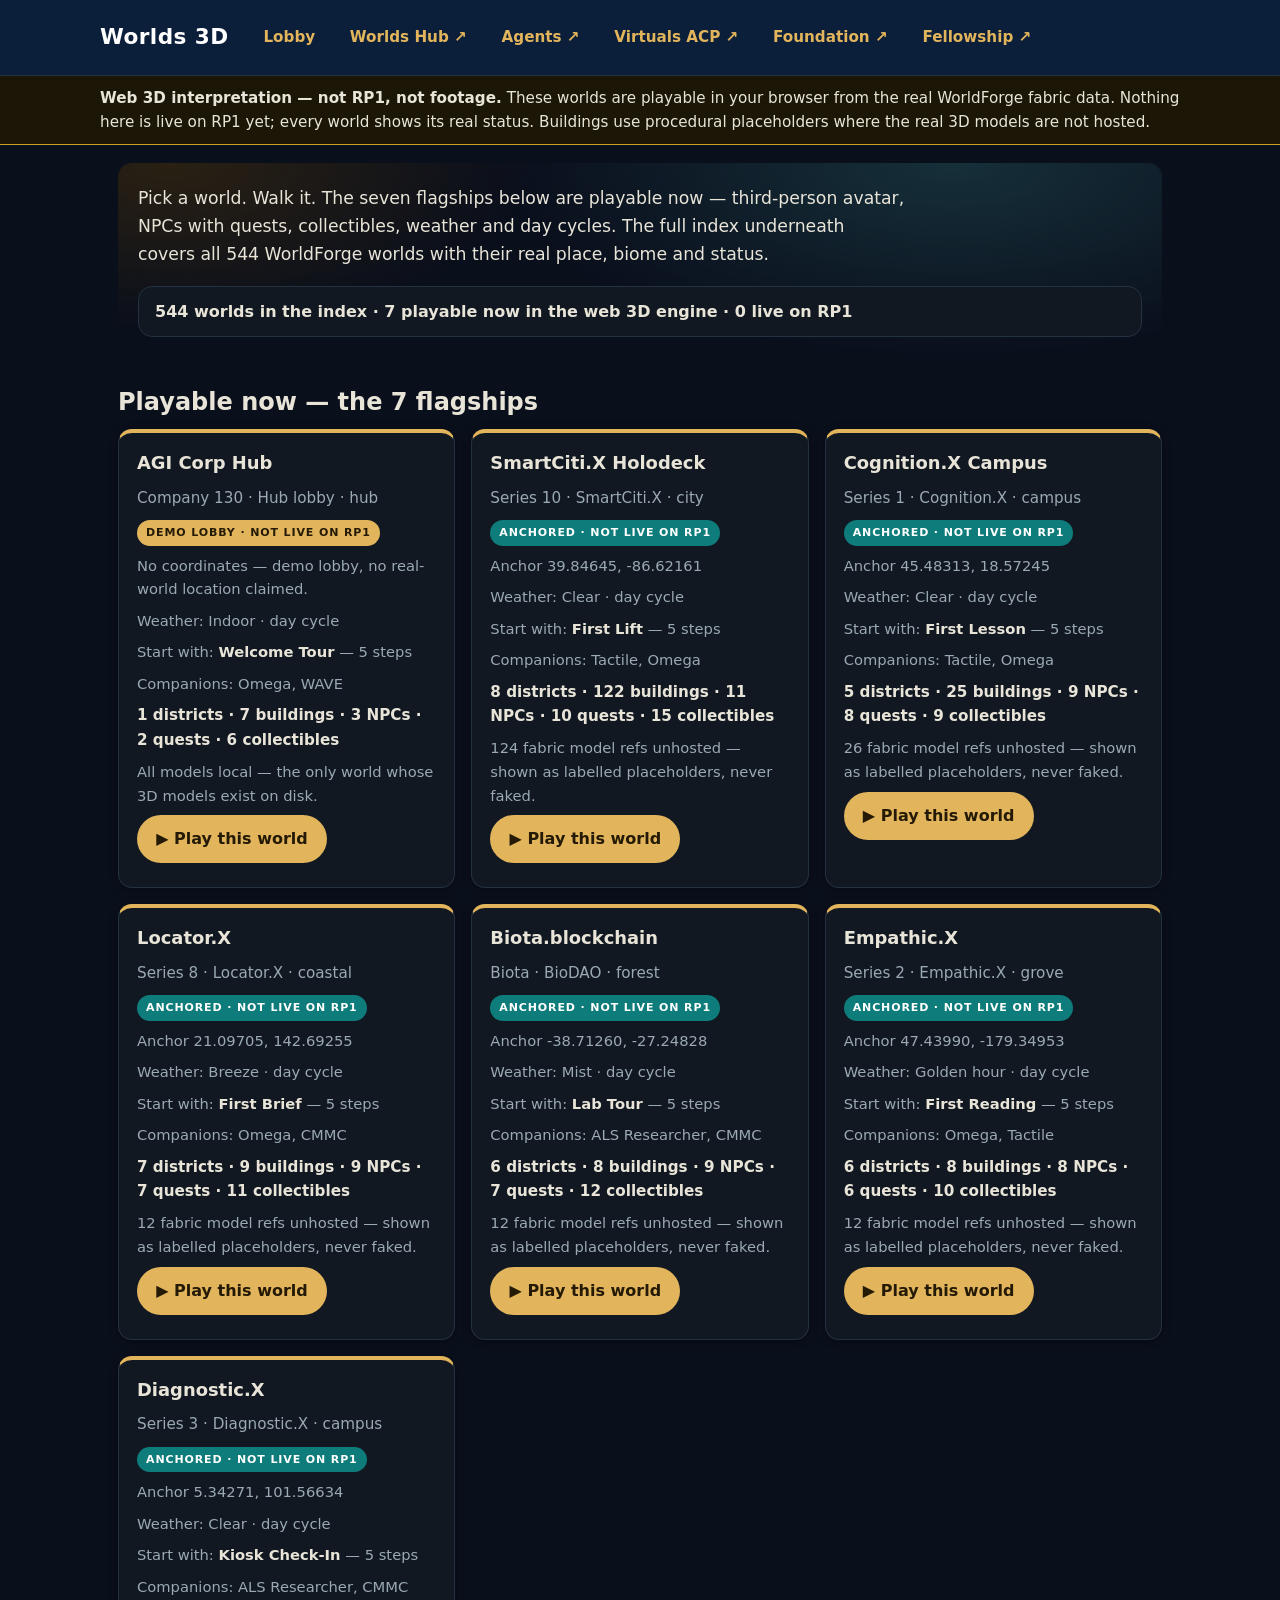
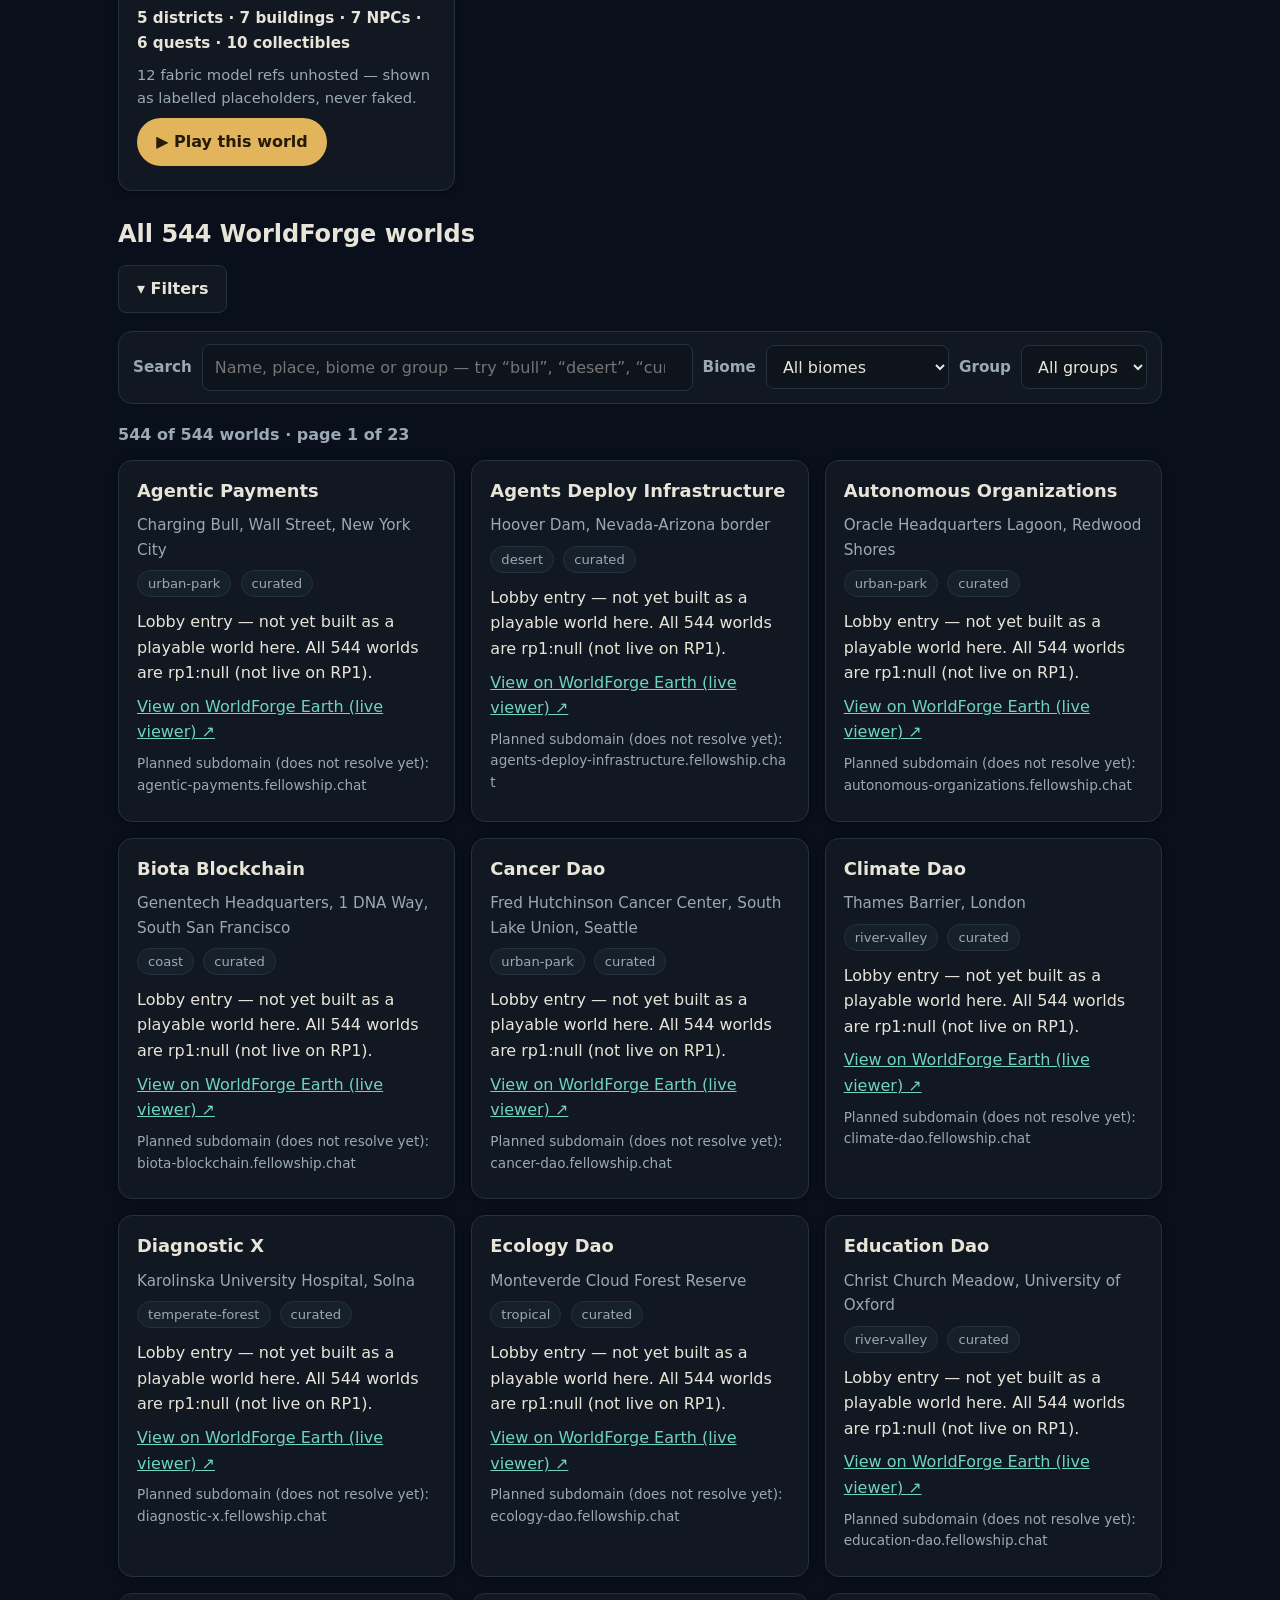
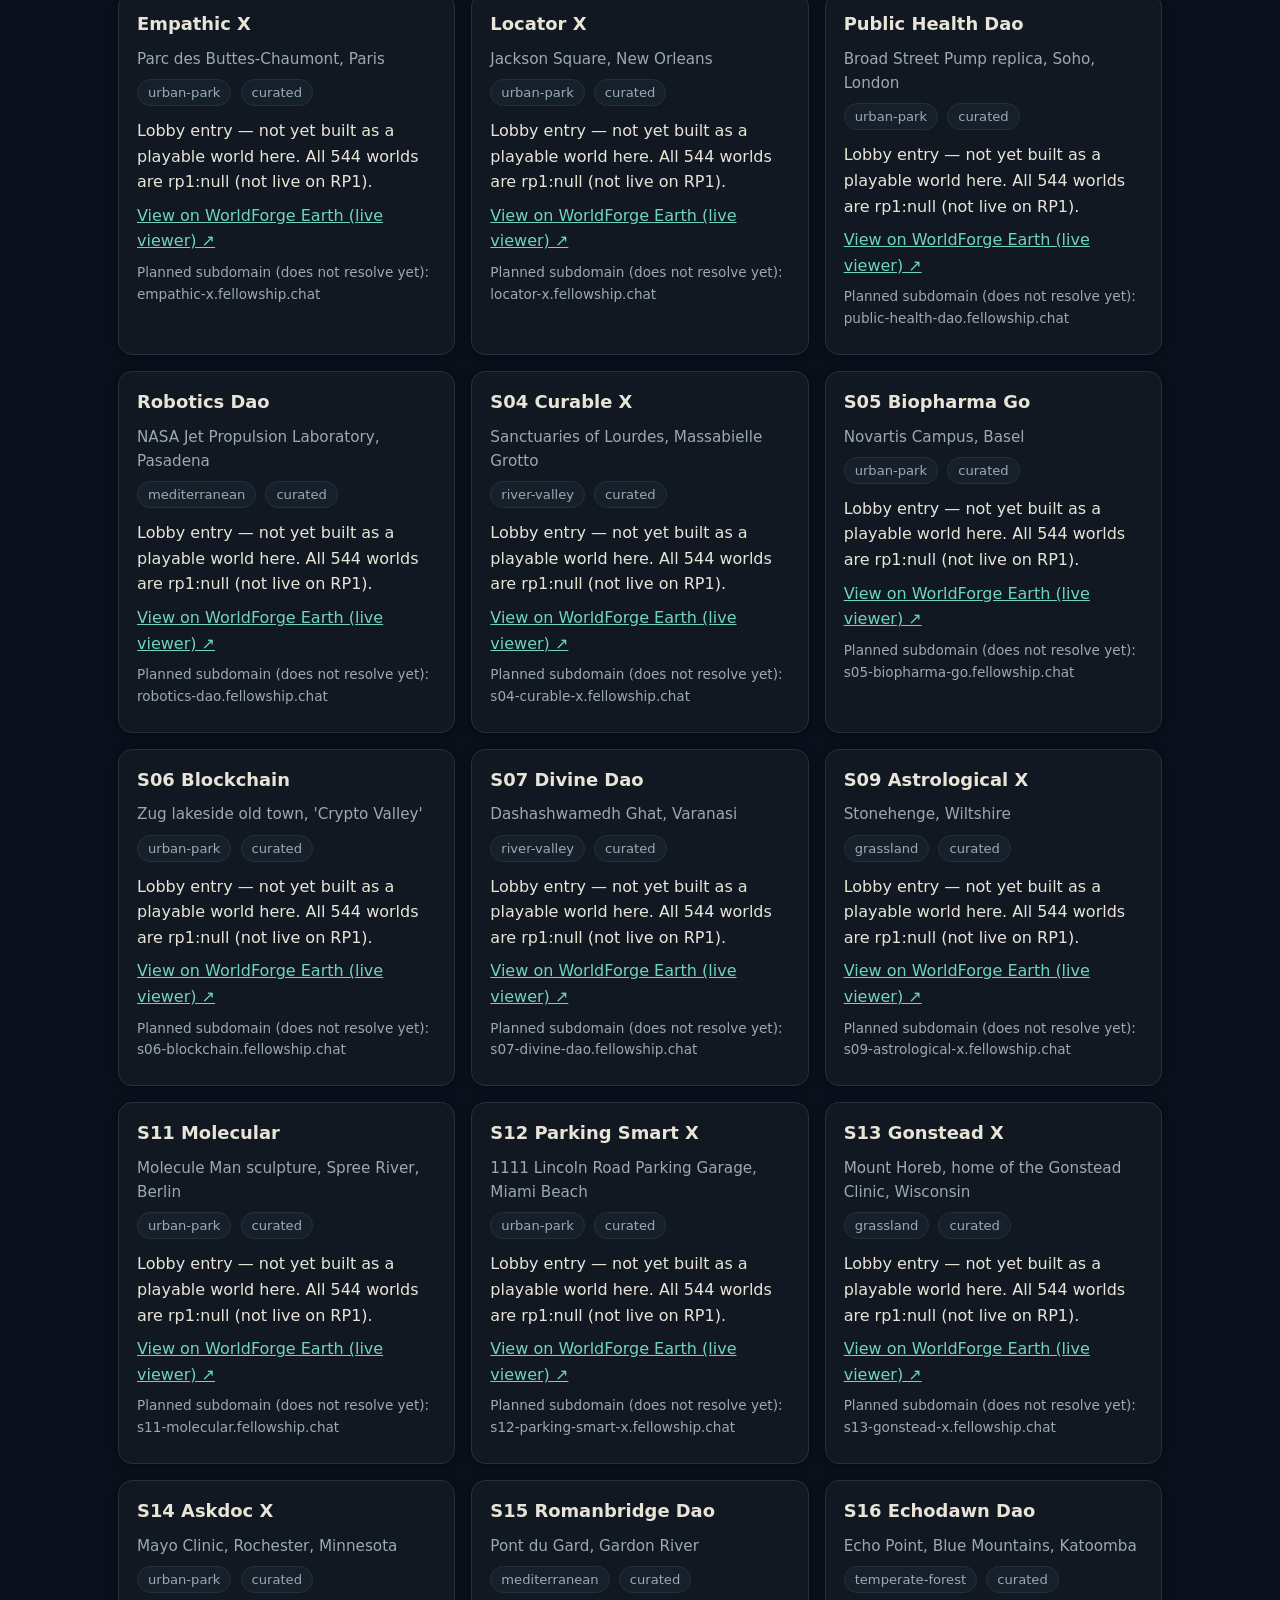
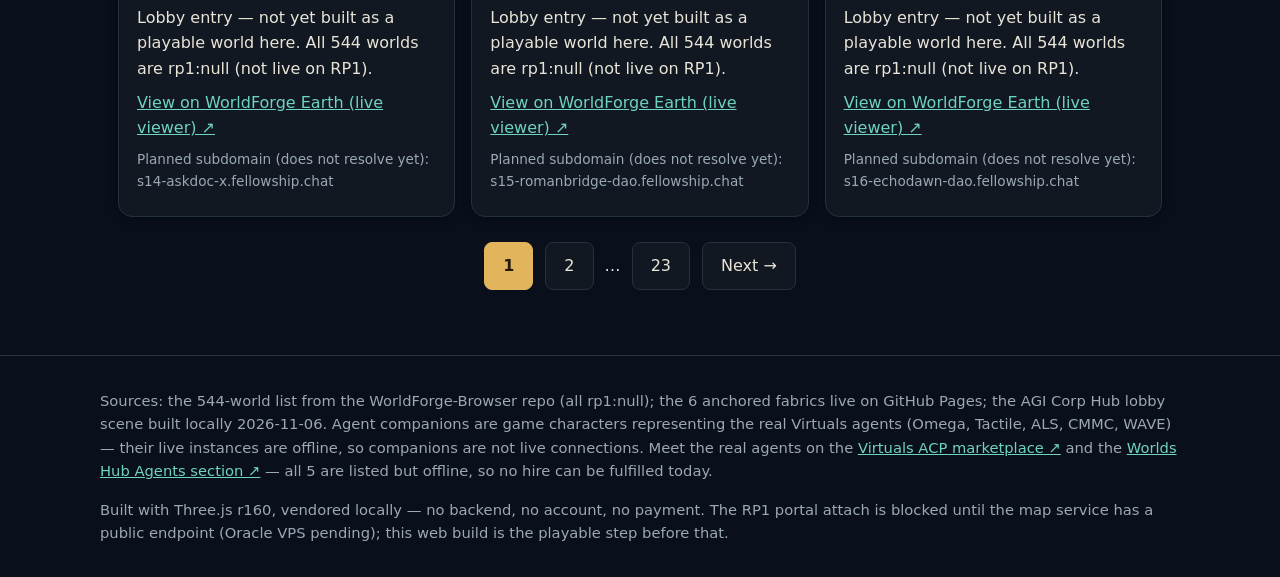
<file: index.html>
<!DOCTYPE html>
<html lang="en">
<head>
<meta charset="utf-8">
<meta name="viewport" content="width=device-width, initial-scale=1, viewport-fit=cover">
<title>Worlds 3D — Playable WorldForge Worlds</title>
<meta name="description" content="A web 3D lobby over the 544 WorldForge worlds: 7 playable flagships built from the real anchored fabrics, the rest indexed with their real status. Not RP1, not footage.">
<link rel="stylesheet" href="site.css">
<script src="data.js"></script>
<script src="lobby.js" defer></script>
</head>
<body>
<header class="site-header">
  <div class="wrap">
    <h1><a href="index.html">Worlds 3D</a></h1>
    <nav>
      <a href="index.html">Lobby</a>
      <a href="https://fellowship-chat.pages.dev/" target="_blank" rel="noopener">Worlds Hub ↗</a>
      <a href="https://fellowship-chat.pages.dev/#agents" target="_blank" rel="noopener">Agents ↗</a>
      <a href="https://app.virtuals.io/acp" target="_blank" rel="noopener">Virtuals ACP ↗</a>
      <a href="https://agifuturefoundation.github.io/agifuturefoundation.org/" target="_blank" rel="noopener">Foundation ↗</a>
      <a href="https://www.agifellowship.church/" target="_blank" rel="noopener">Fellowship ↗</a>
    </nav>
  </div>
</header>
<div class="honesty"><div class="wrap"><strong>Web 3D interpretation — not RP1, not footage.</strong> These worlds are playable in your browser from the real WorldForge fabric data. Nothing here is live on RP1 yet; every world shows its real status. Buildings use procedural placeholders where the real 3D models are not hosted.</div></div>
<main class="wrap">
  <div class="hero">
    <p class="lede">Pick a world. Walk it. The seven flagships below are playable now — third-person avatar, NPCs with quests, collectibles, weather and day cycles. The full index underneath covers all 544 WorldForge worlds with their real place, biome and status.</p>
    <p class="stats" id="stats">Loading worlds…</p>
  </div>
  <p class="error" id="data-error" hidden><strong>World data failed to load.</strong> The lobby needs <code>data.js</code> next to this page. If you opened this file directly, make sure <code>data.js</code>, <code>lobby.js</code> and <code>site.css</code> are in the same folder.</p>

  <h2>Playable now — the 7 flagships</h2>
  <div class="grid" id="flagships"></div>

  <h2 id="all-worlds">All 544 WorldForge worlds</h2>
  <p><button id="filters-toggle" type="button" aria-expanded="true" aria-controls="filters">▾ Filters</button></p>
  <div class="controls" id="filters">
    <label for="search">Search</label>
    <input type="search" id="search" placeholder="Name, place, biome or group — try “bull”, “desert”, “curated”…”">
    <label for="biome">Biome</label>
    <select id="biome"><option value="">All biomes</option></select>
    <label for="group">Group</label>
    <select id="group"><option value="">All groups</option></select>
    <button id="clear-filters-top" type="button" hidden>Clear filters</button>
  </div>
  <p id="list-count" aria-live="polite"></p>
  <div class="grid" id="world-grid"></div>
  <div id="pagination"></div>
</main>
<footer class="site-footer">
  <div class="wrap">
    <p>Sources: the 544-world list from the WorldForge-Browser repo (all rp1:null); the 6 anchored fabrics live on GitHub Pages; the AGI Corp Hub lobby scene built locally 2026-11-06. Agent companions are game characters representing the real Virtuals agents (Omega, Tactile, ALS, CMMC, WAVE) — their live instances are offline, so companions are not live connections. Meet the real agents on the <a href="https://app.virtuals.io/acp" target="_blank" rel="noopener">Virtuals ACP marketplace ↗</a> and the <a href="https://fellowship-chat.pages.dev/#agents" target="_blank" rel="noopener">Worlds Hub Agents section ↗</a> — all 5 are listed but offline, so no hire can be fulfilled today.</p>
    <p>Built with Three.js r160, vendored locally — no backend, no account, no payment. The RP1 portal attach is blocked until the map service has a public endpoint (Oracle VPS pending); this web build is the playable step before that.</p>
  </div>
</footer>
</body>
</html>
</file>
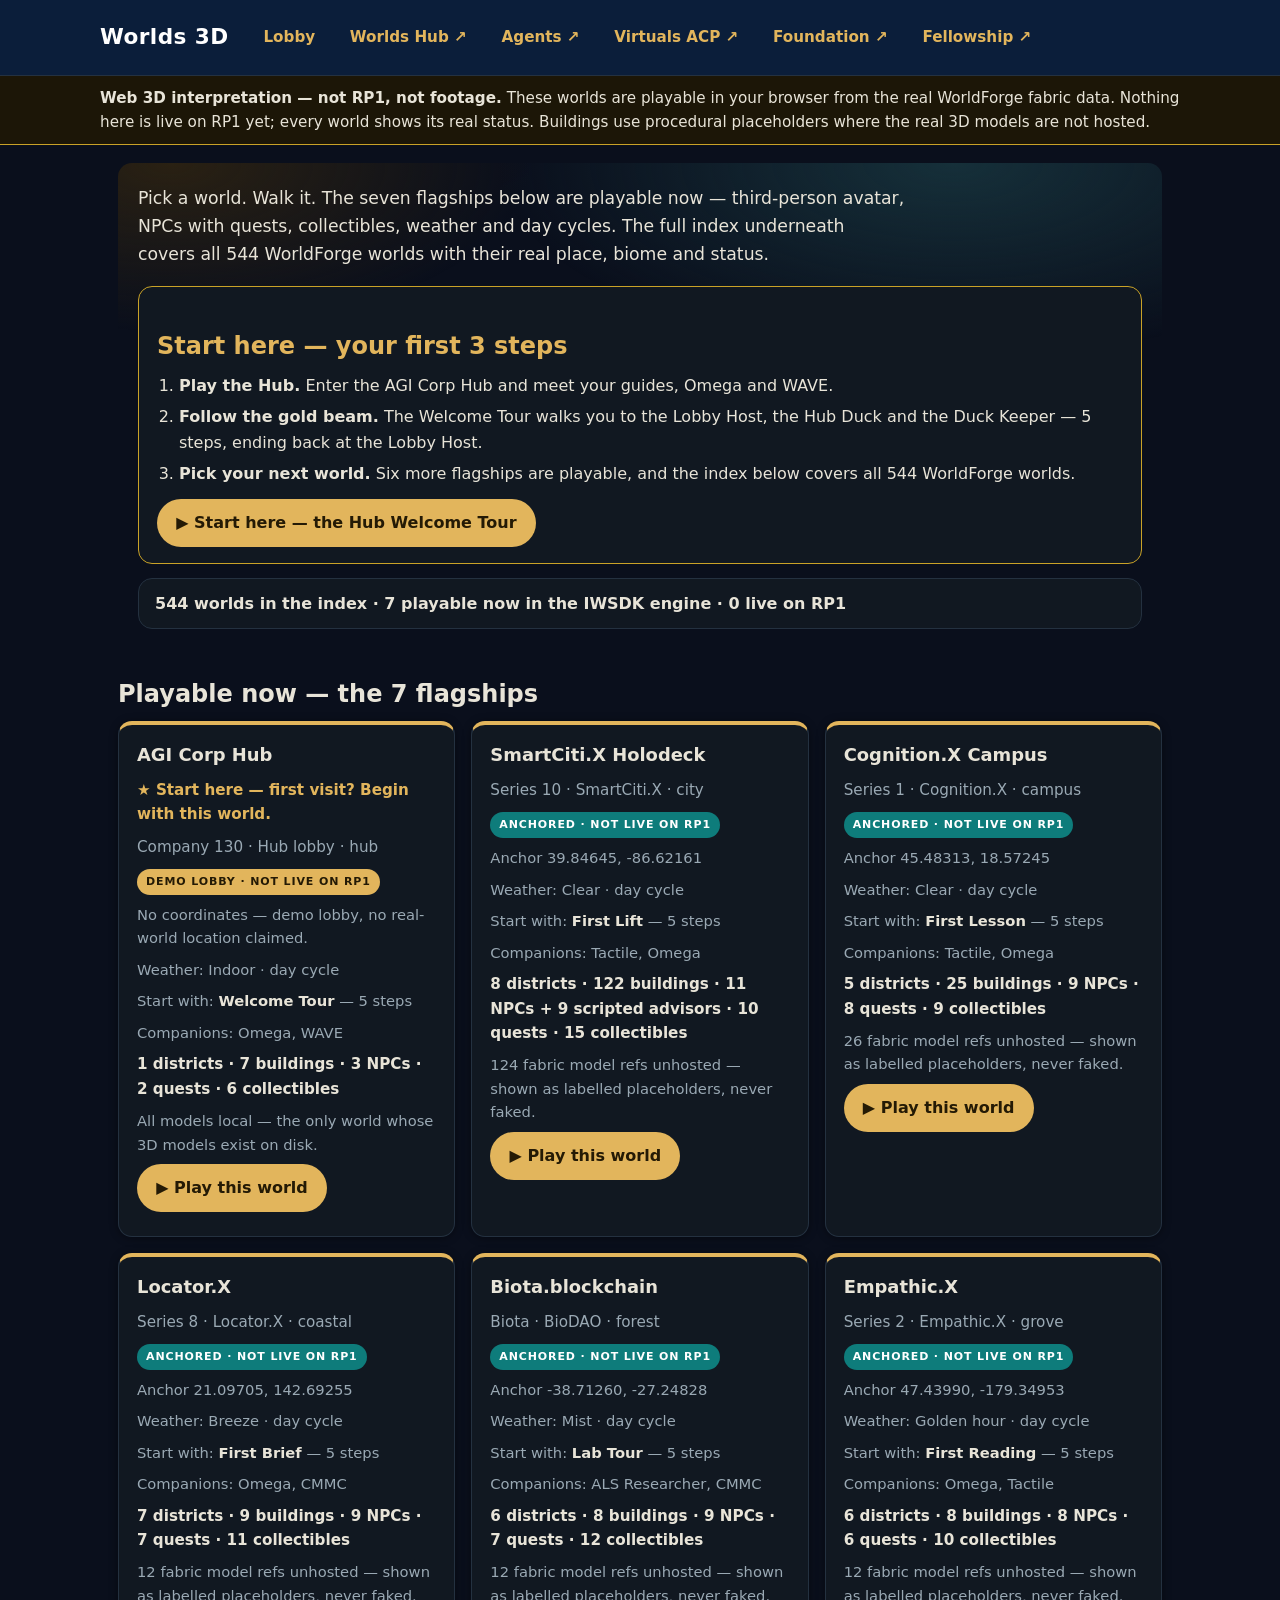
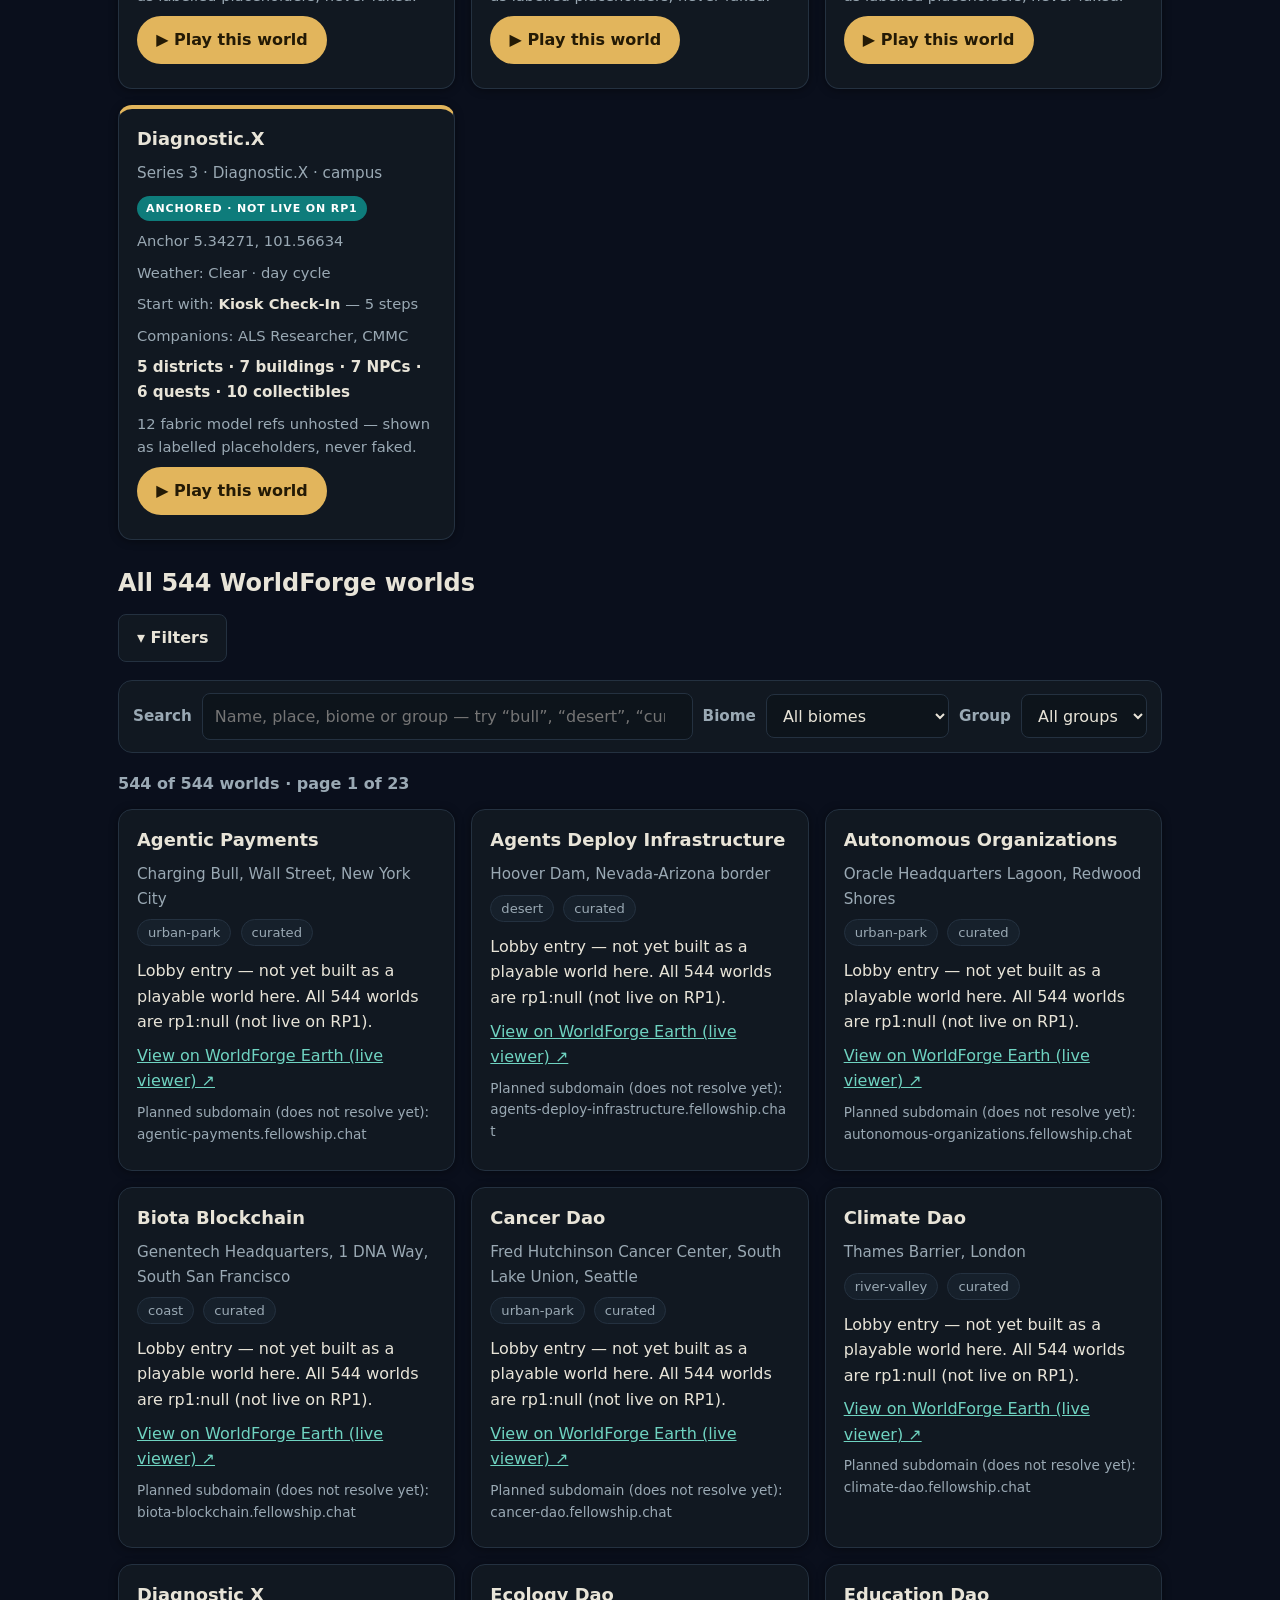
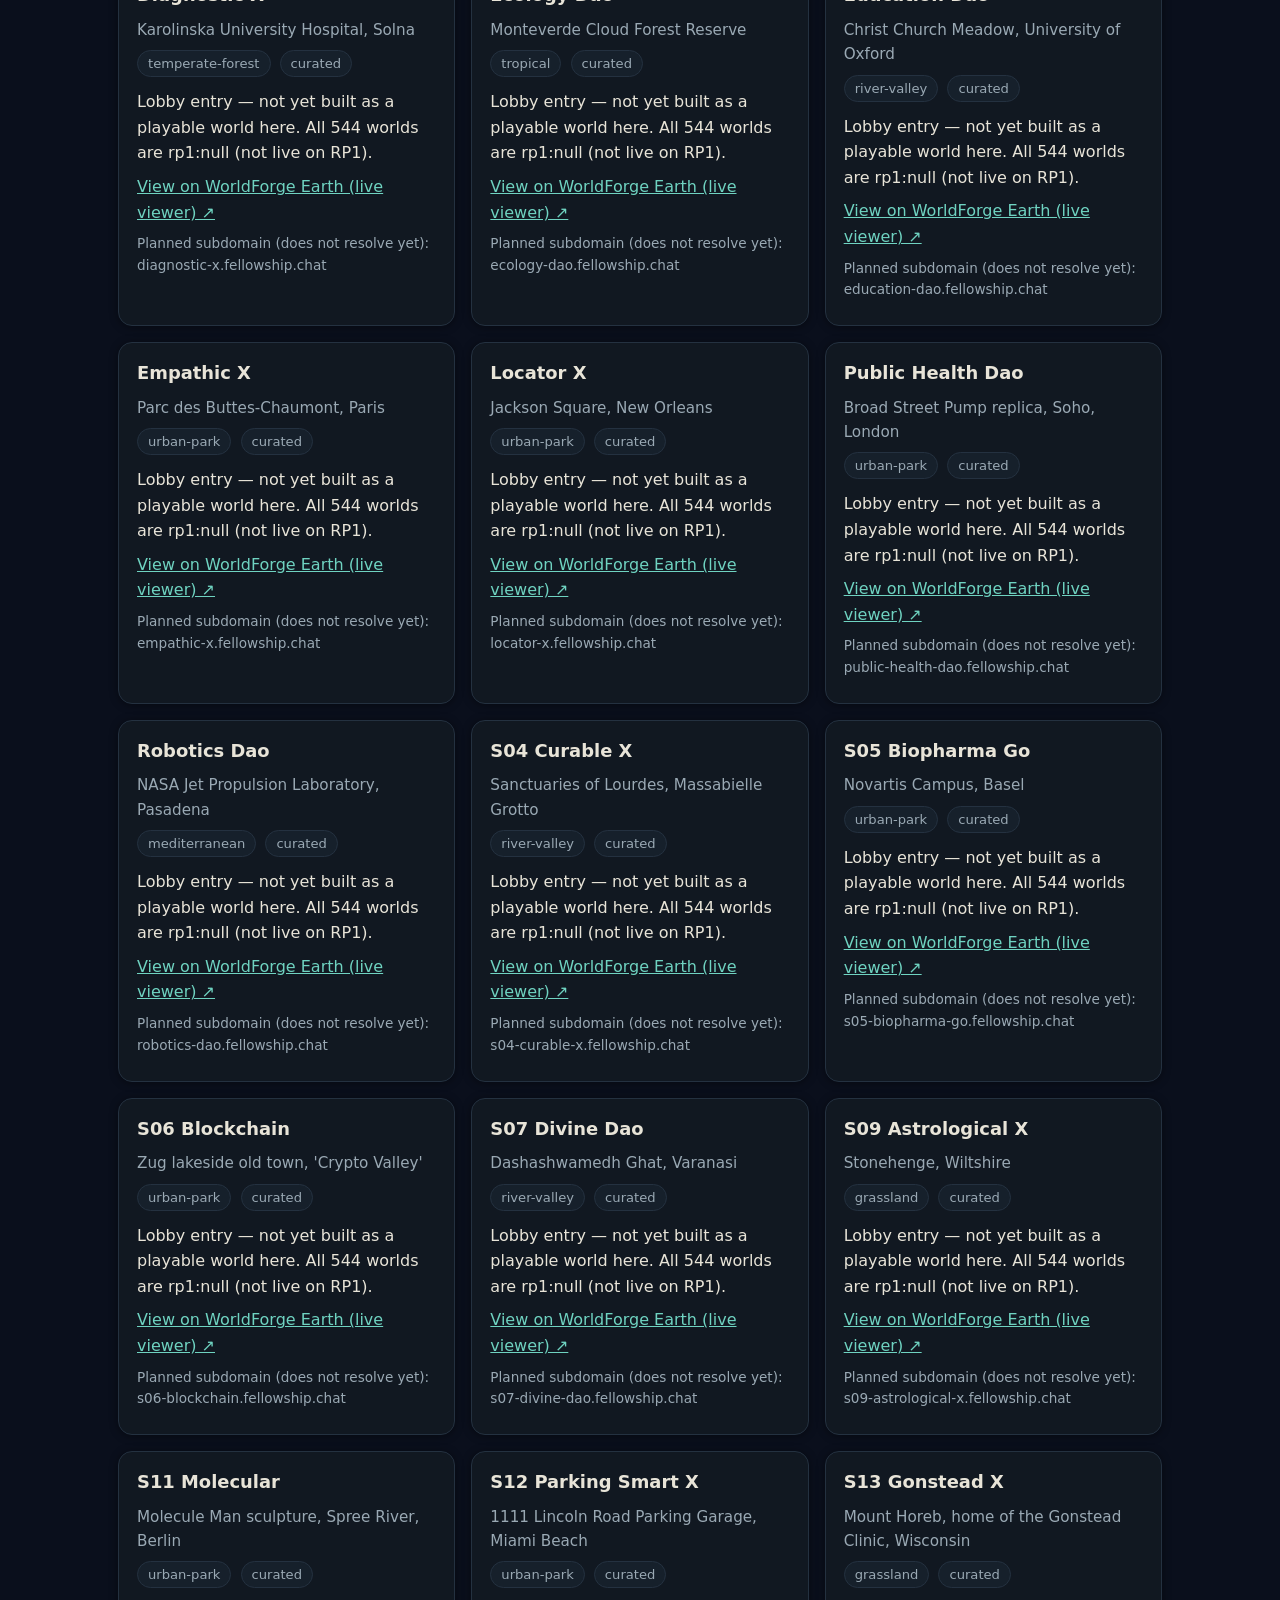
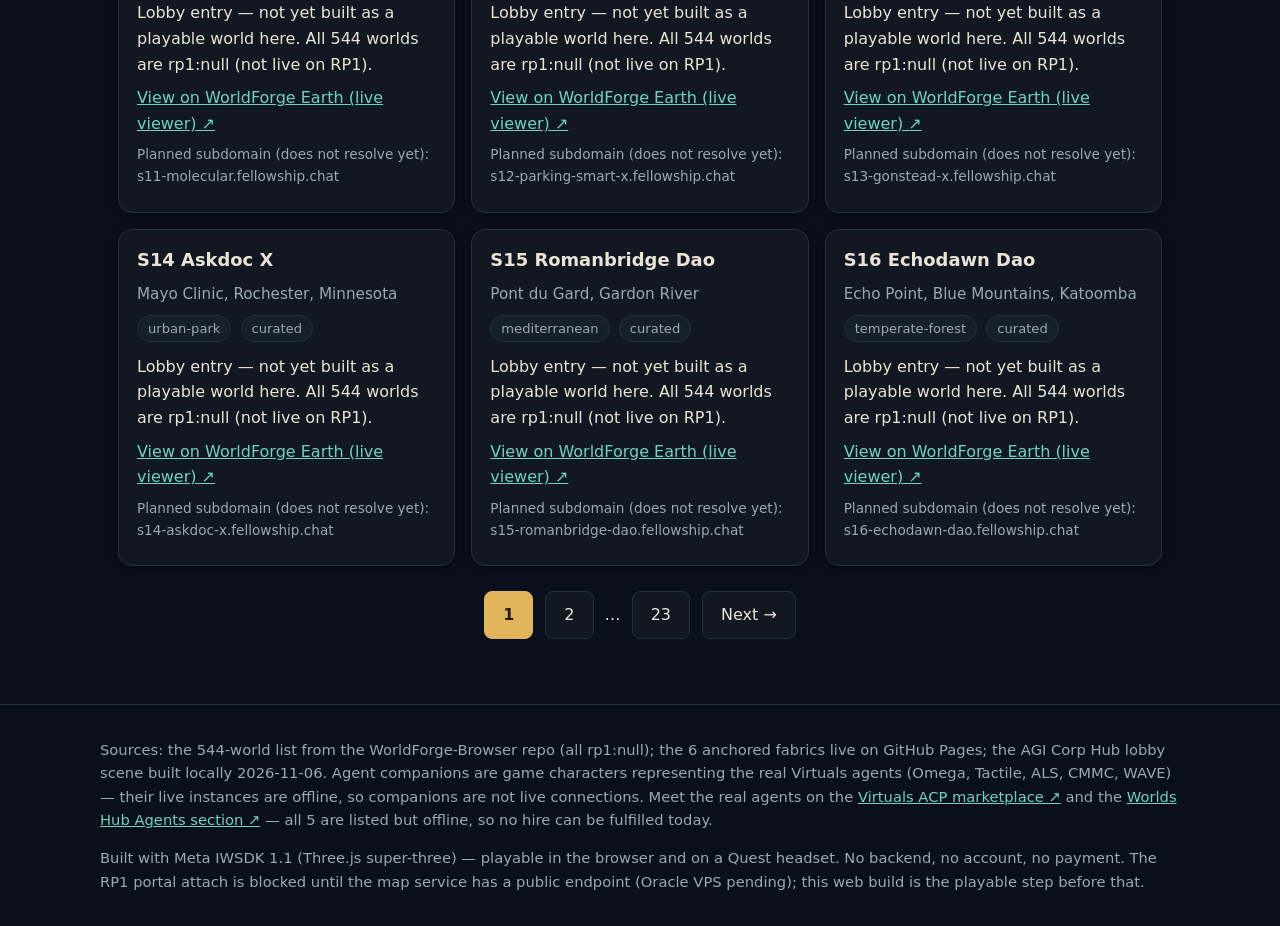
<file: iwsdk/index.html>
<!DOCTYPE html>
<html lang="en">
<head>
<meta charset="utf-8">
<meta name="viewport" content="width=device-width, initial-scale=1, viewport-fit=cover">
<title>Worlds 3D — Playable WorldForge Worlds</title>
<meta name="description" content="A web 3D lobby over the 544 WorldForge worlds: 7 playable flagships built from the real anchored fabrics, the rest indexed with their real status. Not RP1, not footage.">
<link rel="stylesheet" href="./site.css">
  <script type="module" crossorigin src="./assets/main-DHiyLJLK.js"></script>
  <link rel="modulepreload" crossorigin href="./assets/worlds-data-Db0jJthb.js">
</head>
<body>
<header class="site-header">
  <div class="wrap">
    <h1><a href="index.html">Worlds 3D</a></h1>
    <nav>
      <a href="index.html">Lobby</a>
      <a href="https://fellowship-chat.pages.dev/" target="_blank" rel="noopener">Worlds Hub ↗</a>
      <a href="https://fellowship-chat.pages.dev/#agents" target="_blank" rel="noopener">Agents ↗</a>
      <a href="https://app.virtuals.io/acp" target="_blank" rel="noopener">Virtuals ACP ↗</a>
      <a href="https://agifuturefoundation.github.io/agifuturefoundation.org/" target="_blank" rel="noopener">Foundation ↗</a>
      <a href="https://www.agifellowship.church/" target="_blank" rel="noopener">Fellowship ↗</a>
    </nav>
  </div>
</header>
<div class="honesty"><div class="wrap"><strong>Web 3D interpretation — not RP1, not footage.</strong> These worlds are playable in your browser from the real WorldForge fabric data. Nothing here is live on RP1 yet; every world shows its real status. Buildings use procedural placeholders where the real 3D models are not hosted.</div></div>
<main class="wrap">
  <div class="hero">
    <p class="lede">Pick a world. Walk it. The seven flagships below are playable now — third-person avatar, NPCs with quests, collectibles, weather and day cycles. The full index underneath covers all 544 WorldForge worlds with their real place, biome and status.</p>
    <div class="start-here">
      <h2>Start here — your first 3 steps</h2>
      <ol>
        <li><strong>Play the Hub.</strong> Enter the AGI Corp Hub and meet your guides, Omega and WAVE.</li>
        <li><strong>Follow the gold beam.</strong> The Welcome Tour walks you to the Lobby Host, the Hub Duck and the Duck Keeper — 5 steps, ending back at the Lobby Host.</li>
        <li><strong>Pick your next world.</strong> Six more flagships are playable, and the index below covers all 544 WorldForge worlds.</li>
      </ol>
      <p><a class="btn" href="player.html?world=agi-corp-hub&amp;tour=q-welcome-tour">▶ Start here — the Hub Welcome Tour</a></p>
    </div>
    <p class="stats" id="stats">Loading worlds…</p>
  </div>
  <p class="error" id="data-error" hidden><strong>World data failed to load.</strong> The lobby needs its bundled world data. If you opened this file directly, make sure the built site was deployed as a whole.</p>

  <h2>Playable now — the 7 flagships</h2>
  <div class="grid" id="flagships"></div>

  <h2 id="all-worlds">All 544 WorldForge worlds</h2>
  <p><button id="filters-toggle" type="button" aria-expanded="true" aria-controls="filters">▾ Filters</button></p>
  <div class="controls" id="filters">
    <label for="search">Search</label>
    <input type="search" id="search" placeholder="Name, place, biome or group — try “bull”, “desert”, “curated”…”">
    <label for="biome">Biome</label>
    <select id="biome"><option value="">All biomes</option></select>
    <label for="group">Group</label>
    <select id="group"><option value="">All groups</option></select>
    <button id="clear-filters-top" type="button" hidden>Clear filters</button>
  </div>
  <p id="list-count" aria-live="polite"></p>
  <div class="grid" id="world-grid"></div>
  <div id="pagination"></div>
</main>
<footer class="site-footer">
  <div class="wrap">
    <p>Sources: the 544-world list from the WorldForge-Browser repo (all rp1:null); the 6 anchored fabrics live on GitHub Pages; the AGI Corp Hub lobby scene built locally 2026-11-06. Agent companions are game characters representing the real Virtuals agents (Omega, Tactile, ALS, CMMC, WAVE) — their live instances are offline, so companions are not live connections. Meet the real agents on the <a href="https://app.virtuals.io/acp" target="_blank" rel="noopener">Virtuals ACP marketplace ↗</a> and the <a href="https://fellowship-chat.pages.dev/#agents" target="_blank" rel="noopener">Worlds Hub Agents section ↗</a> — all 5 are listed but offline, so no hire can be fulfilled today.</p>
    <p>Built with Meta IWSDK 1.1 (Three.js super-three) — playable in the browser and on a Quest headset. No backend, no account, no payment. The RP1 portal attach is blocked until the map service has a public endpoint (Oracle VPS pending); this web build is the playable step before that.</p>
  </div>
</footer>
</body>
</html>
</file>
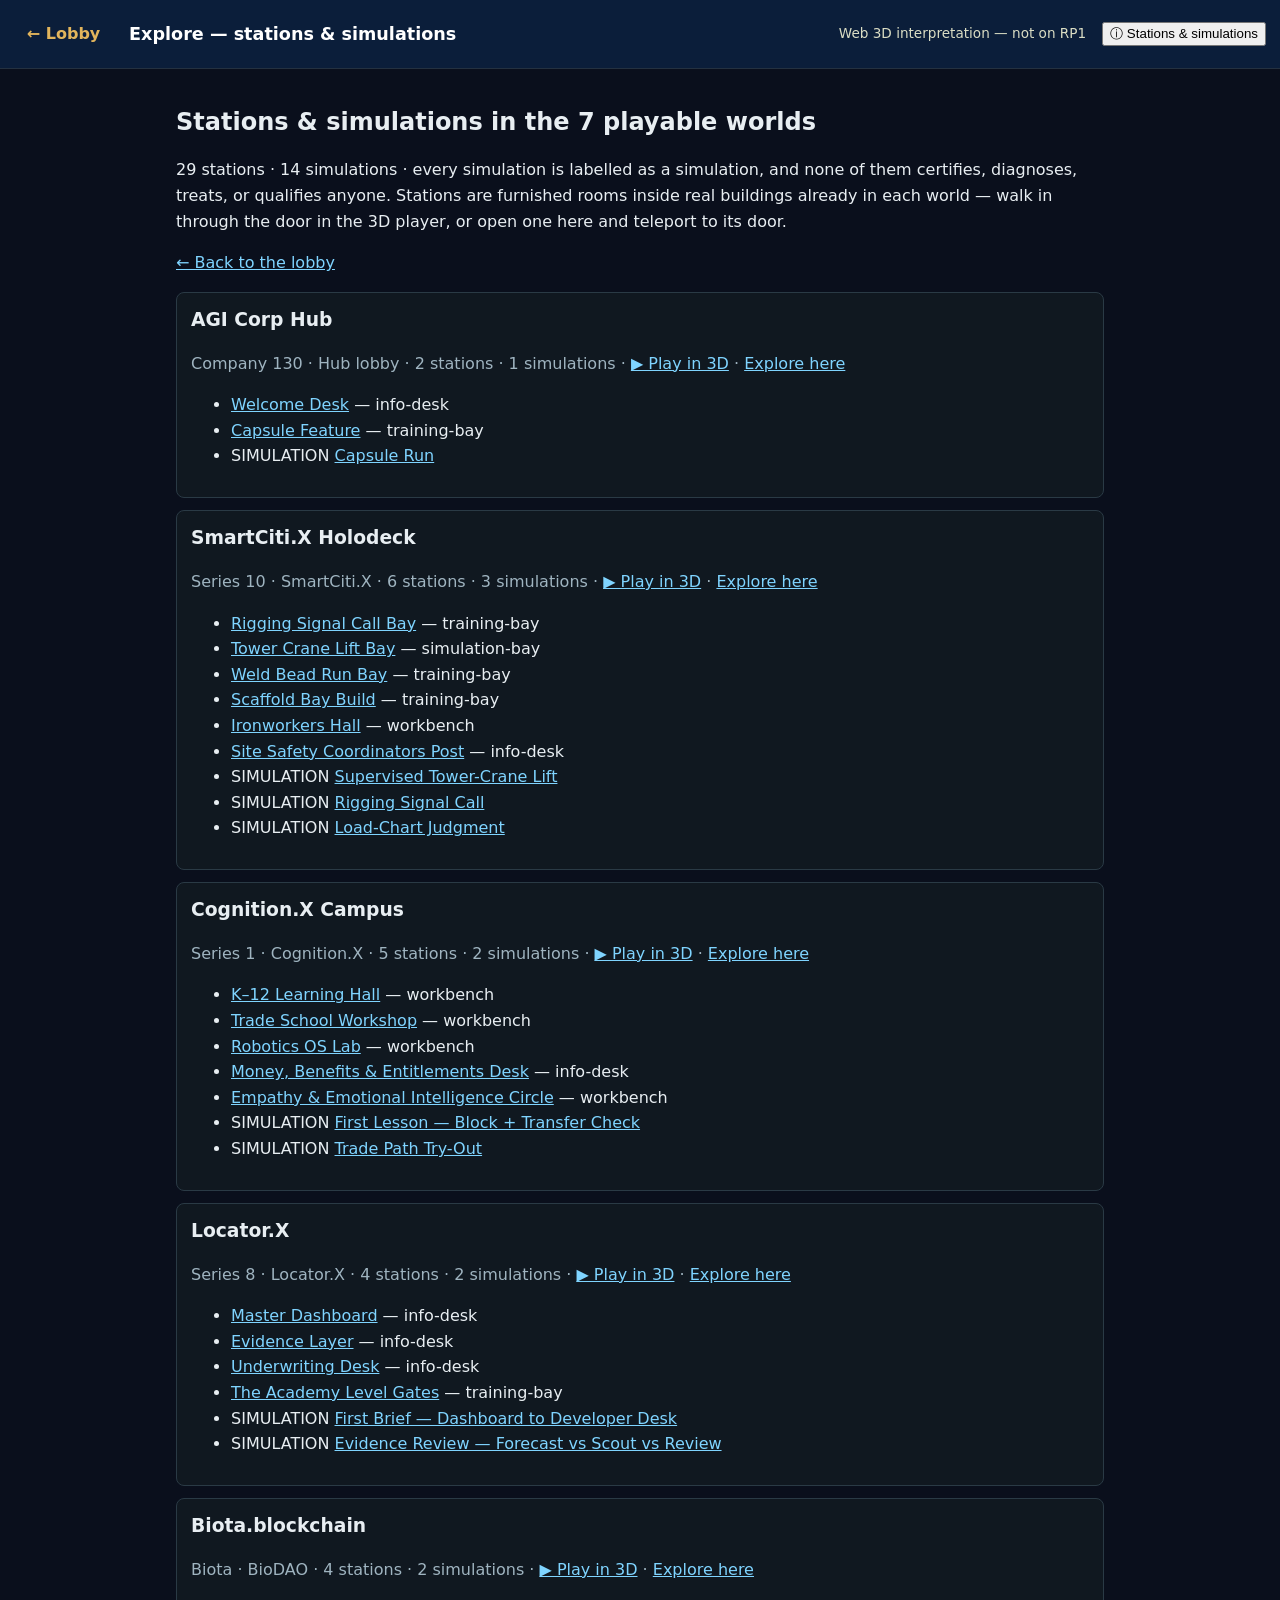
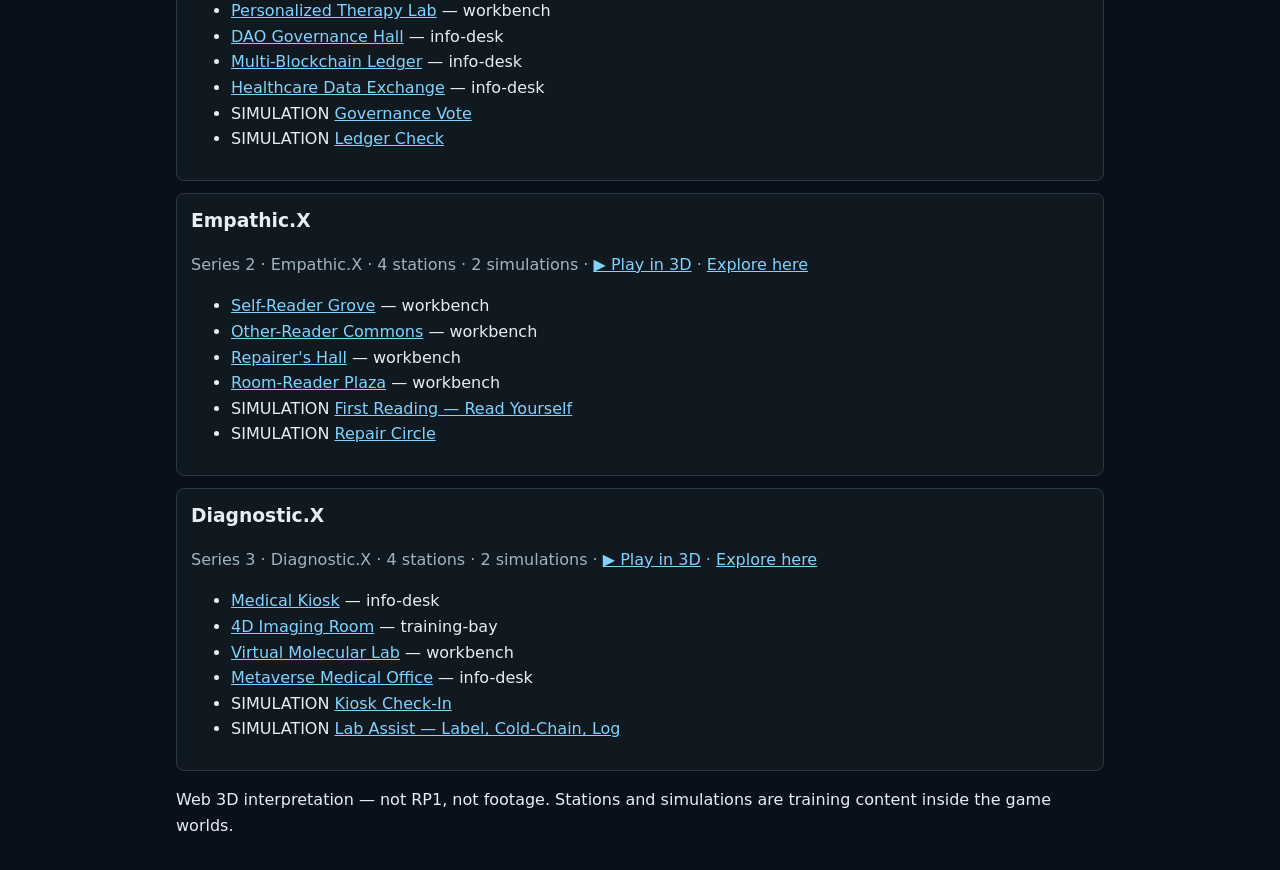
<file: explore.html>
<!DOCTYPE html>
<html lang="en">
<head>
<meta charset="utf-8">
<meta name="viewport" content="width=device-width, initial-scale=1, viewport-fit=cover">
<title>Explore — stations &amp; simulations — worlds-3d</title>
<meta name="description" content="Stations and simulations inside the playable WorldForge flagship worlds: detailed workbenches, desks and training bays, plus step-by-step practice simulations. Web 3D interpretation — not RP1, not certification.">
<link rel="stylesheet" href="engine/engine.css">
<link rel="stylesheet" href="site.css">
<link rel="stylesheet" href="explore.css">
<link rel="stylesheet" href="explore-hover.css">
<link rel="stylesheet" href="tour-ui/tour-ui.css">
<script type="importmap">
{ "imports": { "three": "./engine/three.module.min.js" } }
</script>
<script src="data.js"></script>
<!-- STAGED WIRING (M2): the M1 registry as a classic script (same pattern
     as data.js) — explore.js resolves deep links against it. -->
<script src="registry-data.js"></script>
<script type="module" src="explore.js"></script>
<script src="explore-hover.js"></script>
</head>
<body class="player explore">
<header class="player-bar">
  <a href="index.html">← Lobby</a>
  <h1 id="explore-title">Explore — stations &amp; simulations</h1>
  <span class="tag">Web 3D interpretation — not on RP1</span>
  <button id="explore-toggle" type="button">ⓘ Stations &amp; simulations</button>
</header>
<p class="error" id="data-error" hidden style="margin:12px"><strong>World data failed to load.</strong> This page needs <code>data.js</code> next to it. Make sure <code>data.js</code>, <code>explore.js</code> and the <code>engine/</code> folder are in place.</p>
<div class="player-main">
  <div id="app"></div>
  <aside id="explore-panel" aria-label="Stations and simulations"></aside>
</div>
<div id="directory" hidden></div>
<div id="unknown" hidden></div>
</body>
</html>
</file>
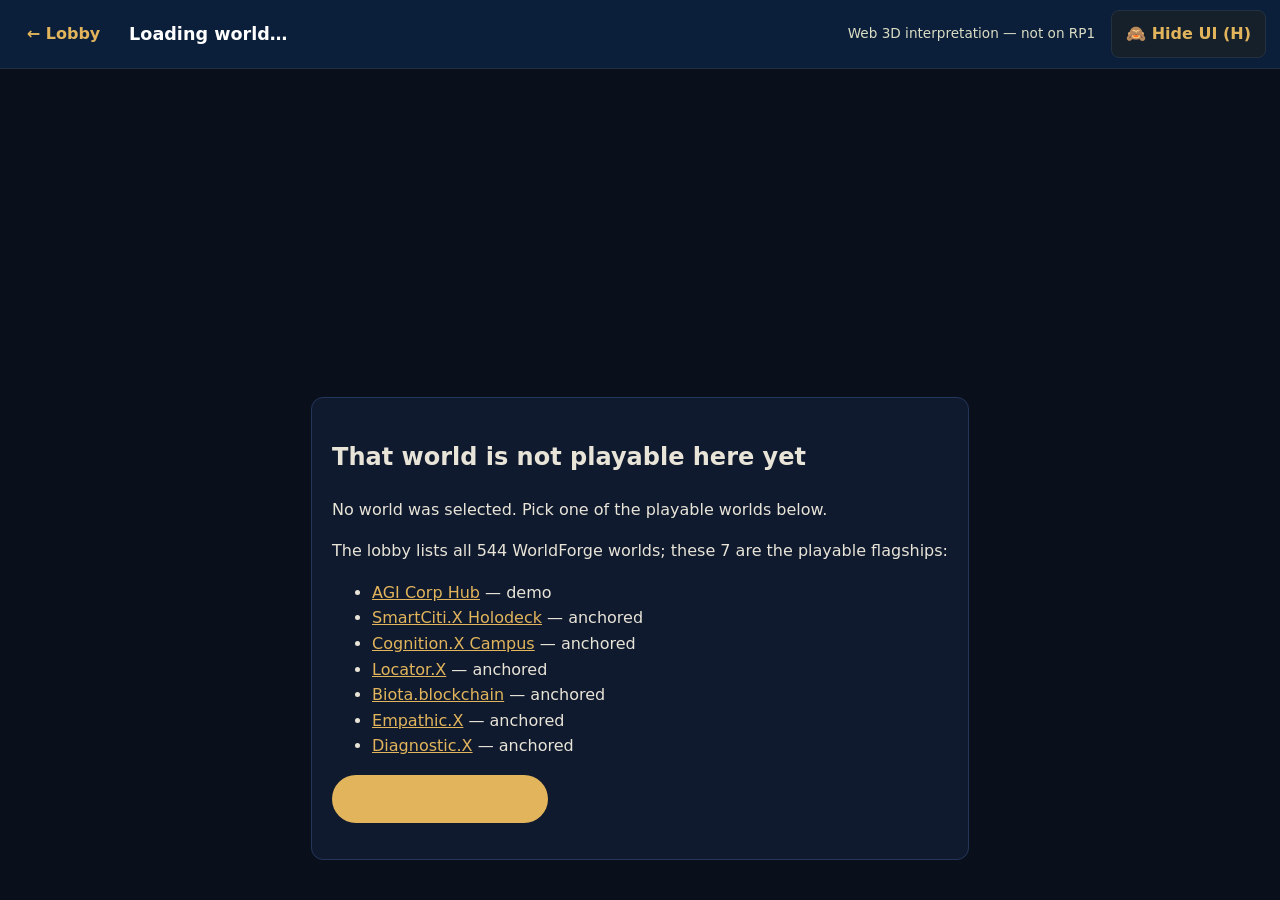
<file: player.html>
<!DOCTYPE html>
<html lang="en">
<head>
<meta charset="utf-8">
<meta name="viewport" content="width=device-width, initial-scale=1, viewport-fit=cover">
<title>World — worlds-3d</title>
<meta name="description" content="Play one WorldForge flagship world in the browser: third-person avatar, NPCs, quests, weather and day cycles. Web 3D interpretation — not RP1.">
<link rel="stylesheet" href="engine/engine.css">
<link rel="stylesheet" href="site.css">
<link rel="stylesheet" href="tour-ui/tour-ui.css">
<script type="importmap">
{ "imports": { "three": "./engine/three.module.min.js" } }
</script>
<script src="data.js"></script>
<!-- STAGED WIRING (M2): the M1 registry as a classic script (same pattern
     as data.js) — player.js resolves deep links against it. -->
<script src="registry-data.js"></script>
<script type="module" src="player.js"></script>
</head>
<body class="player">
<header class="player-bar">
  <a href="index.html">← Lobby</a>
  <h1 id="world-title">Loading world…</h1>
  <span class="tag">Web 3D interpretation — not on RP1</span>
  <button id="ui-toggle" type="button" title="Hide all panels for a clear view (H)">🙈 Hide UI (H)</button>
  <button id="info-toggle" type="button">ⓘ World info</button>
</header>
<p class="error" id="data-error" hidden style="margin:12px"><strong>World data failed to load.</strong> This page needs <code>data.js</code> next to it. Make sure <code>data.js</code>, <code>player.js</code> and the <code>engine/</code> folder are in place.</p>
<div class="player-main">
  <div id="app"></div>
  <aside id="info-panel" aria-label="World information">
    <div class="info-panel-head">
      <h2 id="info-panel-title">World info</h2>
      <span class="info-panel-btns">
        <button id="info-size" type="button" title="Change panel size (small / medium / large)">⤢ Size</button>
        <button id="info-min" type="button" title="Minimise panel" aria-expanded="true">–</button>
        <button id="info-close" type="button" title="Close panel (reopen from World info)">×</button>
      </span>
    </div>
    <div id="info-body"></div>
  </aside>
</div>
<div id="unknown" hidden></div>
</body>
</html>
</file>
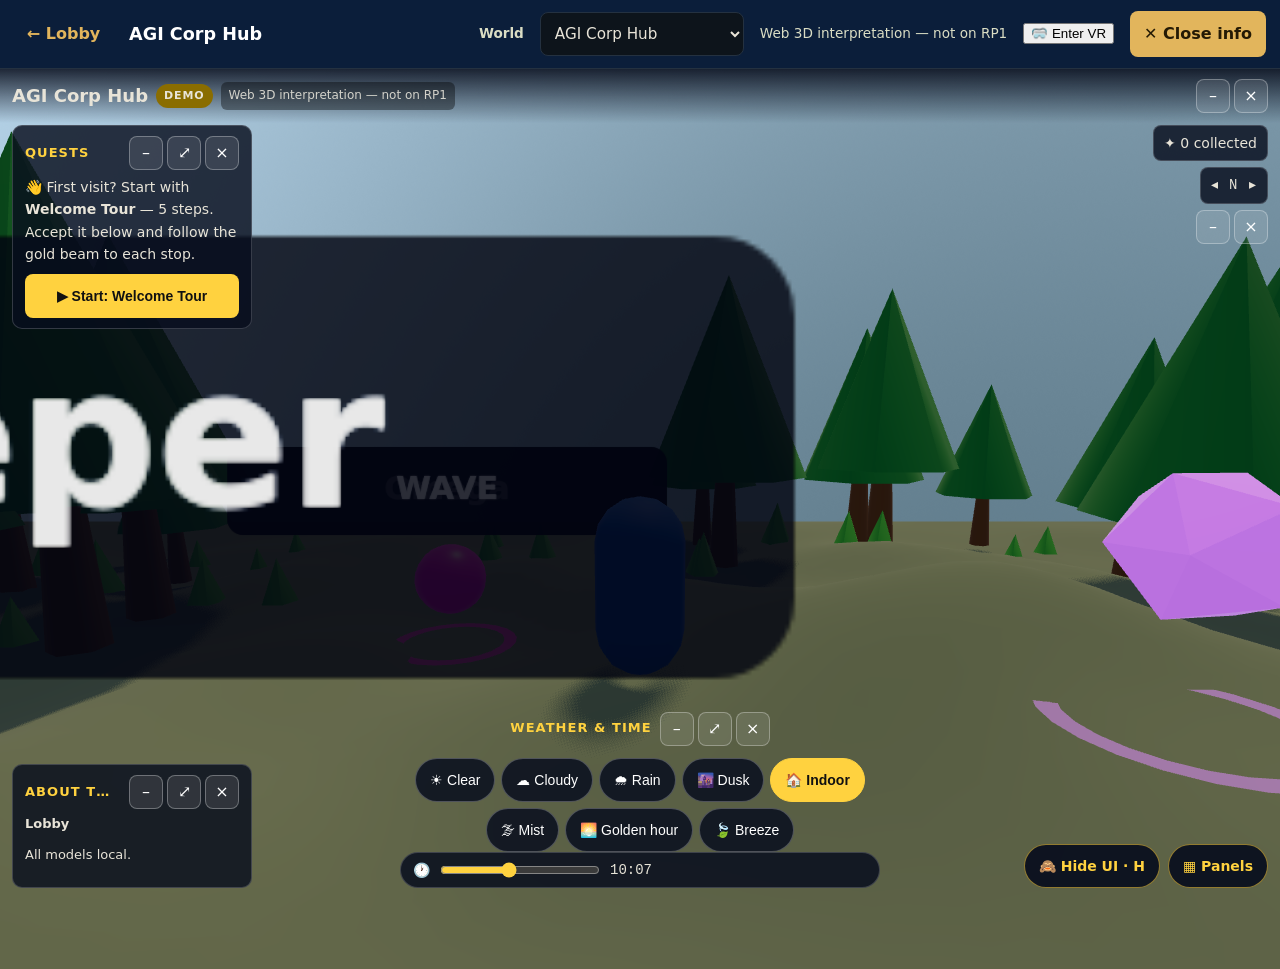
<file: iwsdk/player.html>
<!DOCTYPE html>
<html lang="en">
<head>
<meta charset="utf-8">
<meta name="viewport" content="width=device-width, initial-scale=1, viewport-fit=cover">
<title>World — worlds-3d</title>
<meta name="description" content="Play one WorldForge flagship world in the browser or on a Quest headset: third-person avatar, NPCs, quests, weather and day cycles. Web 3D interpretation — not RP1.">
<link rel="stylesheet" href="./player.css">
<link rel="stylesheet" href="./site.css">
  <script type="module" crossorigin src="./assets/player-DS_9YzLu.js"></script>
  <link rel="modulepreload" crossorigin href="./assets/worlds-data-Db0jJthb.js">
</head>
<body class="player">
<header class="player-bar">
  <a href="index.html">← Lobby</a>
  <h1 id="world-title">Loading world…</h1>
  <label class="world-switch-label" for="world-switch">World</label>
  <select id="world-switch" aria-label="Switch world"></select>
  <span class="tag">Web 3D interpretation — not on RP1</span>
  <button id="enter-vr" type="button">🥽 Enter VR</button>
  <button id="info-toggle" type="button">ⓘ World info</button>
</header>
<p class="error" id="data-error" hidden style="margin:12px"><strong>World data failed to load.</strong> This page needs its bundled world data. Make sure the built site was deployed as a whole.</p>
<div class="player-main">
  <div id="scene-container">
    <div class="w3d-hud">
      <div class="w3d-topbar">
        <div class="w3d-title"><strong></strong><span class="w3d-badge"></span></div>
        <div class="w3d-label">Web 3D interpretation — not on RP1</div>
      </div>
      <div class="w3d-quest"><h3>Quests</h3><div class="w3d-quest-body">No quest accepted yet.</div><button class="w3d-start-tour" type="button" hidden>▶ Start the tour</button></div>
      <div class="w3d-counters"><span class="w3d-collect">✦ 0 collected</span><span class="w3d-compass">N</span></div>
      <div class="w3d-controls">
        <div class="w3d-weather" role="group" aria-label="Weather">
          <button data-weather="clear">☀ Clear</button><button data-weather="cloudy">☁ Cloudy</button>
          <button data-weather="rain">🌧 Rain</button><button data-weather="dusk">🌆 Dusk</button>
          <button data-weather="indoor">🏠 Indoor</button><button data-weather="mist">🌫 Mist</button>
          <button data-weather="golden-hour">🌅 Golden hour</button><button data-weather="breeze">🍃 Breeze</button>
        </div>
        <label class="w3d-time">🕐 <input type="range" min="0" max="24" step="0.25" value="10" aria-label="Time of day"> <span class="w3d-clock"></span></label>
      </div>
      <div class="w3d-info"><h3>About this place</h3><div class="w3d-info-body"></div></div>
      <div class="w3d-dialog" hidden><h3 class="w3d-dialog-name"></h3><p class="w3d-dialog-line"></p>
        <div class="w3d-dialog-btns"><button class="w3d-dialog-next">Next ▸</button>
        <button class="w3d-dialog-quest" hidden>Accept quest</button>
        <button class="w3d-dialog-close">Close</button></div></div>
      <div class="w3d-toast" hidden></div>
      <div class="w3d-touch"><div class="w3d-joy"><div class="w3d-joy-knob"></div></div>
        <div class="w3d-touch-btns"><button class="w3d-btn-jump">Jump</button><button class="w3d-btn-interact">Interact</button></div></div>
    </div>
  </div>
  <aside id="info-panel" aria-label="World information"></aside>
</div>
<div id="unknown" hidden></div>
</body>
</html>
</file>
<file: site.css>
/* worlds-3d shared styles — immersive dark theme, built around the player.
   Shared system: 16px/1.6 type, 1080px wrap, 14px card radius, pill gold CTAs,
   44px tap targets, teal focus. Brand: near-black navy, gold-bright, teal-bright. */
:root {
  --navy: #0b1e3a;
  --navy-2: #101a2e;
  --gold: #c9a227;
  --gold-bright: #e2b55c;
  --teal: #0e7c7b;
  --teal-bright: #6fd3c1;
  --bg: #0a0f1c;
  --bg-2: #0d141b;
  --panel: #111821;
  --panel-2: #16202b;
  --ink: #e8e4d8;
  --ink-2: #9aa9b4;
  --ink-3: #6b7c88;
  --line: #243140;
  --link: #6fd3c1;
  --radius: 14px;
  --radius-sm: 10px;
  --radius-pill: 999px;
}
* { box-sizing: border-box; }
html, body { margin: 0; padding: 0; }
body {
  font-family: system-ui, -apple-system, "Segoe UI", Roboto, sans-serif;
  background: var(--bg);
  color: var(--ink);
  line-height: 1.6;
  font-size: 16px;
}
a { color: var(--link); }
a:hover { color: var(--gold-bright); }
:focus-visible { outline: 2px solid var(--teal-bright); outline-offset: 2px; }

/* ---------- header / banner ---------- */
.site-header { background: var(--navy); color: #fff; padding: 14px 18px; border-bottom: 1px solid var(--line); }
.site-header .wrap { max-width: 1080px; margin: 0 auto; display: flex; flex-wrap: wrap; gap: 8px 22px; align-items: center; }
.site-header h1 { margin: 0; font-size: 1.35rem; letter-spacing: .02em; }
.site-header h1 a { color: #fff; text-decoration: none; }
.site-header nav a { color: var(--gold-bright); text-decoration: none; display: inline-block; padding: .7rem .8rem; margin-right: 4px; min-height: 44px; font-size: .95rem; font-weight: 600; }
.site-header nav a:hover { text-decoration: underline; color: #fff; }
.honesty {
  background: #1c1607; border-bottom: 1px solid var(--gold);
  color: var(--ink); padding: 10px 18px; font-size: .95rem;
}
.honesty .wrap, .wrap { max-width: 1080px; margin: 0 auto; }
main.wrap { padding: 18px 18px 40px; }

/* ---------- lobby hero ---------- */
.hero {
  background:
    radial-gradient(700px 300px at 80% 0%, #16303a 0, transparent 65%),
    radial-gradient(600px 280px at 5% 0%, #2a2113 0, transparent 60%);
  border-radius: var(--radius);
  padding: 22px 20px 10px;
  margin: 0 0 10px;
}
.lede { font-size: 1.08rem; max-width: 70ch; color: var(--ink); margin-top: 0; }
.stats {
  background: var(--panel); border: 1px solid var(--line); color: var(--ink);
  border-radius: var(--radius);
  padding: 12px 16px; font-weight: 600; margin: 14px 0 12px;
}
.stats span { color: var(--gold-bright); }
main.wrap h2 { font-size: 1.5rem; line-height: 1.25; margin: 28px 0 12px; }

/* ---------- cards ---------- */
.grid { display: grid; grid-template-columns: repeat(auto-fill, minmax(280px, 1fr)); gap: 16px; }
.card {
  background: var(--panel); border: 1px solid var(--line); border-radius: var(--radius);
  padding: 16px 18px; box-shadow: 0 1px 8px rgba(0, 0, 0, .4);
}
.card h3 { margin: 0 0 6px; font-size: 1.12rem; color: var(--ink); }
.card p { margin: 8px 0; }
.card .series, .card .place { color: var(--ink-2); font-size: .95rem; }
.card .coords { font-size: .92rem; color: var(--ink-2); }
.card .counts { font-weight: 600; font-size: .95rem; }
.card .models { font-size: .92rem; color: var(--ink-2); }
.card .weather, .card .first-quest, .card .companions { font-size: .92rem; color: var(--ink-2); }
.card .first-quest strong { color: var(--ink); }
#pagination button[aria-current="page"] { background: var(--gold-bright); color: #241a05; font-weight: 700; border-color: var(--gold-bright); }
.card .subdomain { font-size: .85rem; color: var(--ink-2); word-break: break-all; }
.card:hover { border-color: var(--teal-bright); }
.flagship { border-top: 4px solid var(--gold-bright); }
.badge {
  display: inline-block; font-size: 11px; font-weight: 800; letter-spacing: .08em; text-transform: uppercase;
  padding: 4px 9px; border-radius: 999px; color: #fff; background: var(--teal);
}
.badge-anchored { background: var(--teal); }
.badge-demo { background: var(--gold-bright); color: #241a05; }
.chip {
  display: inline-block; font-size: .82rem; background: var(--panel-2); border: 1px solid var(--line); color: var(--ink-2);
  border-radius: 999px; padding: 2px 10px; margin: 0 4px 4px 0;
}
.btn {
  display: inline-block; background: var(--gold-bright); color: #241a05; font-weight: 700;
  padding: .7rem 1.2rem; border-radius: var(--radius-pill); text-decoration: none; border: none; cursor: pointer; min-height: 44px;
}
.btn:hover { background: #f0cd7e; color: #241a05; }

/* ---------- lobby controls ---------- */
.controls {
  display: flex; flex-wrap: wrap; gap: 10px; align-items: center;
  background: var(--panel); border: 1px solid var(--line); border-radius: var(--radius);
  padding: 12px 14px; margin: 18px 0;
}
.controls input[type="search"], .controls select {
  font: inherit; padding: 10px 12px; border: 1px solid var(--line); border-radius: 8px;
  background: var(--bg-2); color: var(--ink); min-height: 44px;
}
.controls input[type="search"] { flex: 1 1 220px; }
.controls label { font-weight: 600; font-size: .95rem; color: var(--ink-2); }
#list-count { font-weight: 600; color: var(--ink-2); margin: 6px 0 12px; }
#pagination { text-align: center; margin: 22px 0; }
#pagination button {
  font: inherit; padding: 10px 18px; margin: 3px 6px; border-radius: 8px;
  border: 1px solid var(--line); background: var(--panel); color: var(--ink); cursor: pointer; min-height: 44px;
}
#pagination button:hover { border-color: var(--teal-bright); }
.empty { grid-column: 1 / -1; }
.error {
  background: #2a1210; border: 1px solid #7a2e28; color: #f2b8b5;
  border-radius: var(--radius-sm); padding: 14px 16px; margin: 16px 0;
}
footer.site-footer { border-top: 1px solid var(--line); padding: 18px; color: var(--ink-2); font-size: .92rem; }
footer.site-footer .wrap { max-width: 1080px; margin: 0 auto; }
footer.site-footer a { color: var(--link); }

/* ---------- player ---------- */
body.player { background: #0a0f1c; color: #e8e4d8; height: 100dvh; display: flex; flex-direction: column; }
.player-bar {
  display: flex; flex-wrap: wrap; gap: 8px 16px; align-items: center;
  background: var(--navy); color: #fff; padding: 10px 14px; flex: 0 0 auto;
  border-bottom: 1px solid var(--line);
}
.player-bar a { color: var(--gold-bright); text-decoration: none; font-weight: 600; display: inline-block; padding: .7rem .8rem; min-height: 44px; }
.player-bar h1 { margin: 0; font-size: 1.1rem; flex: 1 1 auto; }
.player-bar .tag { font-size: .85rem; color: #ffd; opacity: .85; }
.player-main { flex: 1 1 auto; display: flex; min-height: 0; }
#app { flex: 1 1 auto; min-width: 0; position: relative; background: #0a0f1c; }
#info-toggle {
  /* In-flow flex item in the player bar (was position:absolute against the
     viewport, which overlaid the world title on narrow screens — at 390px
     it could cover the h1/tag. In-flow it wraps with the bar instead.) */
  font: inherit; padding: 10px 14px; border-radius: 8px; border: none;
  background: var(--gold-bright); color: #241a05; font-weight: 700; cursor: pointer; min-height: 44px;
  flex: 0 0 auto;
}
/* NOTE (2026-11-07 reconstruction): this file was truncated to 0 bytes by a
   faulty cleanup one-liner during the VR UI-controls pass and rebuilt from
   the byte-identical depth-2 drafts copy plus the UI-controls rules below,
   re-applied from grep evidence. The selectors and functional declarations
   (sizes, collapsed, ui-hidden) are verbatim; the cosmetic declarations
   for #ui-toggle / .info-panel-head / #filters-toggle were reconstructed
   to mirror the neighbouring button styles. */
#ui-toggle {
  font: inherit; padding: 10px 14px; border-radius: 8px; border: 1px solid var(--line);
  background: var(--panel-2); color: var(--gold-bright); font-weight: 700; cursor: pointer; min-height: 44px;
  flex: 0 0 auto;
}
#ui-toggle:hover { border-color: var(--teal-bright); }
#info-panel {
  flex: 0 0 320px; overflow-y: auto; background: #101a2e; color: #e8e4d8;
  padding: 16px 18px; border-left: 1px solid #24365a; font-size: .95rem;
  display: none;
}
#info-panel.open { display: block; }
#info-panel h2 { margin-top: 0; color: var(--gold-bright); }
#info-panel h3 { color: var(--gold-bright); margin-bottom: 4px; }
#info-panel a { color: var(--gold-bright); }
#info-panel .sources { font-size: .85rem; color: var(--ink-2); }
#info-panel .note { font-size: .88rem; color: var(--ink-2); border-top: 1px solid #24365a; padding-top: 10px; }
.info-panel-head { display: flex; align-items: center; gap: 8px; margin-bottom: 10px; }
#info-panel-title { flex: 1 1 auto; margin: 0; }
.info-panel-btns { display: inline-flex; gap: 4px; margin-left: auto; flex: 0 0 auto; }
.info-panel-btns button {
  min-width: 34px; height: 34px; padding: 0 8px;
  background: var(--panel-2); color: var(--ink);
  border: 1px solid var(--line); border-radius: 8px;
  font: inherit; font-size: 16px; line-height: 1; cursor: pointer;
}
.info-panel-btns button:hover { border-color: var(--gold-bright); color: #fff; }
#info-panel.info-collapsed #info-body { display: none; }
#info-panel.info-size-s { flex-basis: 260px; }
#info-panel.info-size-m { flex-basis: 320px; }
#info-panel.info-size-l { flex-basis: 440px; }
/* ---- global hide-all (2026-11-07): the engine fires worlds3d:ui and the
   player bar + info sidebar hide with the HUD; the engine's floating
   Show UI pill stays visible as the restore control. */
body.player.ui-hidden .player-bar, body.player.ui-hidden #info-panel { display: none !important; }
#unknown {
  max-width: 720px; margin: 40px auto; padding: 20px; background: #101a2e;
  border: 1px solid #24365a; border-radius: 12px; color: #e8e4d8;
}
#unknown a { color: var(--gold-bright); }
#unknown code { background: #0a0f1c; padding: 2px 6px; border-radius: 4px; }

/* ---------- lobby filter toggle (2026-11-07) ---------- */
#filters.filters-hidden { display: none; }
#filters-toggle {
  font: inherit; font-weight: 700; padding: 10px 18px; border-radius: 8px;
  border: 1px solid var(--line); background: var(--panel); color: var(--ink);
  cursor: pointer; min-height: 44px;
}
#filters-toggle:hover { border-color: var(--teal-bright); }

@media (max-width: 760px) {
  #info-panel {
    position: absolute; top: 0; right: 0; bottom: 0; z-index: 20;
    width: min(86vw, 340px); transform: translateX(105%);
    transition: transform .2s ease; box-shadow: -4px 0 18px rgba(0, 0, 0, .5);
  }
  #info-panel.open { transform: translateX(0); }
  #info-panel.info-size-s { width: min(70vw, 280px); }
  #info-panel.info-size-l { width: min(92vw, 440px); }
  .player-main { position: relative; }
  .site-header h1 { font-size: 1.15rem; }
}
</file>
<file: iwsdk/site.css>
/* worlds-3d shared styles — immersive dark theme, built around the player.
   Shared system: 16px/1.6 type, 1080px wrap, 14px card radius, pill gold CTAs,
   44px tap targets, teal focus. Brand: near-black navy, gold-bright, teal-bright. */
:root {
  --navy: #0b1e3a;
  --navy-2: #101a2e;
  --gold: #c9a227;
  --gold-bright: #e2b55c;
  --teal: #0e7c7b;
  --teal-bright: #6fd3c1;
  --bg: #0a0f1c;
  --bg-2: #0d141b;
  --panel: #111821;
  --panel-2: #16202b;
  --ink: #e8e4d8;
  --ink-2: #9aa9b4;
  --ink-3: #6b7c88;
  --line: #243140;
  --link: #6fd3c1;
  --radius: 14px;
  --radius-sm: 10px;
  --radius-pill: 999px;
}
* { box-sizing: border-box; }
html, body { margin: 0; padding: 0; }
body {
  font-family: system-ui, -apple-system, "Segoe UI", Roboto, sans-serif;
  background: var(--bg);
  color: var(--ink);
  line-height: 1.6;
  font-size: 16px;
}
a { color: var(--link); }
a:hover { color: var(--gold-bright); }
:focus-visible { outline: 2px solid var(--teal-bright); outline-offset: 2px; }

/* ---------- header / banner ---------- */
.site-header { background: var(--navy); color: #fff; padding: 14px 18px; border-bottom: 1px solid var(--line); }
.site-header .wrap { max-width: 1080px; margin: 0 auto; display: flex; flex-wrap: wrap; gap: 8px 22px; align-items: center; }
.site-header h1 { margin: 0; font-size: 1.35rem; letter-spacing: .02em; }
.site-header h1 a { color: #fff; text-decoration: none; }
.site-header nav a { color: var(--gold-bright); text-decoration: none; display: inline-block; padding: .7rem .8rem; margin-right: 4px; min-height: 44px; font-size: .95rem; font-weight: 600; }
.site-header nav a:hover { text-decoration: underline; color: #fff; }
.honesty {
  background: #1c1607; border-bottom: 1px solid var(--gold);
  color: var(--ink); padding: 10px 18px; font-size: .95rem;
}
.honesty .wrap, .wrap { max-width: 1080px; margin: 0 auto; }
main.wrap { padding: 18px 18px 40px; }

/* ---------- lobby hero ---------- */
.hero {
  background:
    radial-gradient(700px 300px at 80% 0%, #16303a 0, transparent 65%),
    radial-gradient(600px 280px at 5% 0%, #2a2113 0, transparent 60%);
  border-radius: var(--radius);
  padding: 22px 20px 10px;
  margin: 0 0 10px;
}
.lede { font-size: 1.08rem; max-width: 70ch; color: var(--ink); margin-top: 0; }

/* ---------- guided entry (Track 5) ---------- */
.start-here {
  background: var(--panel); border: 1px solid var(--gold); border-radius: var(--radius);
  padding: 16px 18px; margin: 14px 0 12px;
}
.start-here h2 { margin: 0 0 8px; font-size: 1.15rem; color: var(--gold-bright); }
.start-here ol { margin: 0 0 12px; padding-left: 22px; }
.start-here li { margin: 6px 0; }
.start-here p { margin: 8px 0 0; }
.start-here-tag { color: var(--gold-bright); font-weight: 700; font-size: .95rem; margin: 2px 0 4px; }
.stats {
  background: var(--panel); border: 1px solid var(--line); color: var(--ink);
  border-radius: var(--radius);
  padding: 12px 16px; font-weight: 600; margin: 14px 0 12px;
}
.stats span { color: var(--gold-bright); }
main.wrap h2 { font-size: 1.5rem; line-height: 1.25; margin: 28px 0 12px; }

/* ---------- cards ---------- */
.grid { display: grid; grid-template-columns: repeat(auto-fill, minmax(280px, 1fr)); gap: 16px; }
.card {
  background: var(--panel); border: 1px solid var(--line); border-radius: var(--radius);
  padding: 16px 18px; box-shadow: 0 1px 8px rgba(0, 0, 0, .4);
}
.card h3 { margin: 0 0 6px; font-size: 1.12rem; color: var(--ink); }
.card p { margin: 8px 0; }
.card .series, .card .place { color: var(--ink-2); font-size: .95rem; }
.card .coords { font-size: .92rem; color: var(--ink-2); }
.card .counts { font-weight: 600; font-size: .95rem; }
.card .models { font-size: .92rem; color: var(--ink-2); }
.card .weather, .card .first-quest, .card .companions { font-size: .92rem; color: var(--ink-2); }
.card .first-quest strong { color: var(--ink); }
#pagination button[aria-current="page"] { background: var(--gold-bright); color: #241a05; font-weight: 700; border-color: var(--gold-bright); }
.card .subdomain { font-size: .85rem; color: var(--ink-2); word-break: break-all; }
.card:hover { border-color: var(--teal-bright); }
.flagship { border-top: 4px solid var(--gold-bright); }
.badge {
  display: inline-block; font-size: 11px; font-weight: 800; letter-spacing: .08em; text-transform: uppercase;
  padding: 4px 9px; border-radius: 999px; color: #fff; background: var(--teal);
}
.badge-anchored { background: var(--teal); }
.badge-demo { background: var(--gold-bright); color: #241a05; }
.chip {
  display: inline-block; font-size: .82rem; background: var(--panel-2); border: 1px solid var(--line); color: var(--ink-2);
  border-radius: 999px; padding: 2px 10px; margin: 0 4px 4px 0;
}
.btn {
  display: inline-block; background: var(--gold-bright); color: #241a05; font-weight: 700;
  padding: .7rem 1.2rem; border-radius: var(--radius-pill); text-decoration: none; border: none; cursor: pointer; min-height: 44px;
}
.btn:hover { background: #f0cd7e; color: #241a05; }

/* ---------- lobby controls ---------- */
.controls {
  display: flex; flex-wrap: wrap; gap: 10px; align-items: center;
  background: var(--panel); border: 1px solid var(--line); border-radius: var(--radius);
  padding: 12px 14px; margin: 18px 0;
}
.controls input[type="search"], .controls select {
  font: inherit; padding: 10px 12px; border: 1px solid var(--line); border-radius: 8px;
  background: var(--bg-2); color: var(--ink); min-height: 44px;
}
.controls input[type="search"] { flex: 1 1 220px; }
.controls label { font-weight: 600; font-size: .95rem; color: var(--ink-2); }
#list-count { font-weight: 600; color: var(--ink-2); margin: 6px 0 12px; }
#pagination { text-align: center; margin: 22px 0; }
#pagination button {
  font: inherit; padding: 10px 18px; margin: 3px 6px; border-radius: 8px;
  border: 1px solid var(--line); background: var(--panel); color: var(--ink); cursor: pointer; min-height: 44px;
}
#pagination button:hover { border-color: var(--teal-bright); }
.empty { grid-column: 1 / -1; }
.error {
  background: #2a1210; border: 1px solid #7a2e28; color: #f2b8b5;
  border-radius: var(--radius-sm); padding: 14px 16px; margin: 16px 0;
}
footer.site-footer { border-top: 1px solid var(--line); padding: 18px; color: var(--ink-2); font-size: .92rem; }
footer.site-footer .wrap { max-width: 1080px; margin: 0 auto; }
footer.site-footer a { color: var(--link); }

/* ---------- player ---------- */
body.player { background: #0a0f1c; color: #e8e4d8; height: 100dvh; display: flex; flex-direction: column; }
.player-bar {
  display: flex; flex-wrap: wrap; gap: 8px 16px; align-items: center;
  background: var(--navy); color: #fff; padding: 10px 14px; flex: 0 0 auto;
  border-bottom: 1px solid var(--line);
}
.player-bar a { color: var(--gold-bright); text-decoration: none; font-weight: 600; display: inline-block; padding: .7rem .8rem; min-height: 44px; }
.player-bar h1 { margin: 0; font-size: 1.1rem; flex: 1 1 auto; }
.player-bar .tag { font-size: .85rem; color: #ffd; opacity: .85; }
.player-main { flex: 1 1 auto; display: flex; min-height: 0; }
#app { flex: 1 1 auto; min-width: 0; position: relative; background: #0a0f1c; }
#info-toggle {
  /* In-flow flex item in the player bar (was position:absolute against the
     viewport, which overlaid the world title on narrow screens — at 390px
     it could cover the h1/tag. In-flow it wraps with the bar instead.) */
  font: inherit; padding: 10px 14px; border-radius: 8px; border: none;
  background: var(--gold-bright); color: #241a05; font-weight: 700; cursor: pointer; min-height: 44px;
  flex: 0 0 auto;
}
#info-panel {
  flex: 0 0 320px; overflow-y: auto; background: #101a2e; color: #e8e4d8;
  padding: 16px 18px; border-left: 1px solid #24365a; font-size: .95rem;
  display: none;
}
#info-panel.open { display: block; }
#info-panel h2 { margin-top: 0; color: var(--gold-bright); }
#info-panel h3 { color: var(--gold-bright); margin-bottom: 4px; }
#info-panel a { color: var(--gold-bright); }
#info-panel .sources { font-size: .85rem; color: var(--ink-2); }
#info-panel .note { font-size: .88rem; color: var(--ink-2); border-top: 1px solid #24365a; padding-top: 10px; }
#unknown {
  max-width: 720px; margin: 40px auto; padding: 20px; background: #101a2e;
  border: 1px solid #24365a; border-radius: 12px; color: #e8e4d8;
}
#unknown a { color: var(--gold-bright); }
#unknown code { background: #0a0f1c; padding: 2px 6px; border-radius: 4px; }

@media (max-width: 760px) {
  #info-panel {
    position: absolute; top: 0; right: 0; bottom: 0; z-index: 20;
    width: min(86vw, 340px); transform: translateX(105%);
    transition: transform .2s ease; box-shadow: -4px 0 18px rgba(0, 0, 0, .5);
  }
  #info-panel.open { transform: translateX(0); }
  .player-main { position: relative; }
  .site-header h1 { font-size: 1.15rem; }
}

/* ---------- VR-spaces UI controls: close / minimize / size / hide-all ----------
   Shared by worlds-3d and worlds-3d-iwsdk (twin copy — keep in sync).
   Applied by ui-controls.js to every HUD panel (.w3d-*), the player
   #info-panel, and the lobby filter bar. Menus never permanently cover
   the 3D view: panels are edge-docked, collapsible to a header bar,
   closable, resizable, and all hideable at once (body.w3d-ui-hidden). */
.w3d-panel-head {
  display: flex; align-items: center; gap: 8px;
  min-height: 34px; margin-bottom: 6px;
}
.w3d-panel-title {
  flex: 1 1 auto; min-width: 0; overflow: hidden; text-overflow: ellipsis; white-space: nowrap;
  font-size: 13px; font-weight: 700; text-transform: uppercase; letter-spacing: .08em; color: #ffd23f;
}
.w3d-panel-tools { display: flex; gap: 4px; flex: 0 0 auto; }
.w3d-panel-tools-inline { margin-left: auto; }
.w3d-panel-btn {
  min-width: 34px; height: 34px; padding: 0 8px;
  background: rgba(255, 255, 255, .10); color: #fff;
  border: 1px solid rgba(255, 255, 255, .30); border-radius: 8px;
  font: inherit; font-size: 16px; line-height: 1; cursor: pointer;
}
.w3d-panel-btn:hover { background: rgba(255, 210, 63, .25); border-color: #ffd23f; }
/* Minimized: header bar only, body hidden. */
.w3d-panel.is-minimized .w3d-panel-body { display: none; }
.w3d-panel.is-minimized .w3d-panel-head { margin-bottom: 0; }
/* Closed by the user: stays closed until re-opened from the Panels menu
   (or, for the world-info aside, from the player-bar toggle). */
.w3d-panel.is-closed { display: none !important; }
/* Size steps (S / M / L cycle; no class = default width). */
.w3d-quest.w3d-size-s { width: 170px; }
.w3d-quest.w3d-size-m { width: 240px; }
.w3d-quest.w3d-size-l { width: min(320px, 86vw); }
.w3d-info.w3d-size-s { width: 180px; }
.w3d-info.w3d-size-m { width: 240px; }
.w3d-info.w3d-size-l { width: min(320px, 86vw); }
.w3d-controls.w3d-size-s { width: min(320px, 94vw); }
.w3d-controls.w3d-size-m { width: min(480px, 94vw); }
.w3d-controls.w3d-size-l { width: min(640px, 94vw); }
.w3d-dialog.w3d-size-s { width: min(340px, 92vw); }
.w3d-dialog.w3d-size-m { width: min(460px, 92vw); }
.w3d-dialog.w3d-size-l { width: min(600px, 92vw); }
/* Inline-chrome panels: what minimizing hides. */
.w3d-topbar.is-minimized { padding-bottom: 6px; }
.w3d-topbar.is-minimized .w3d-label, .w3d-topbar.is-minimized .w3d-badge { display: none; }
.w3d-counters.is-minimized .w3d-collect { display: none; }
/* World-info aside: same chrome, sized by flex-basis on desktop. */
#info-panel.w3d-size-s { flex-basis: 240px; }
#info-panel.w3d-size-m { flex-basis: 320px; }
#info-panel.w3d-size-l { flex-basis: 420px; }
#info-panel .w3d-panel-head { margin: 0 0 10px; }
#info-panel .w3d-panel-title { color: var(--gold-bright); font-size: .95rem; text-transform: none; letter-spacing: 0; }
#info-panel .w3d-panel-btn {
  background: var(--panel-2); border-color: var(--line); color: var(--ink);
}
#info-panel .w3d-panel-btn:hover { border-color: var(--gold-bright); color: #fff; }
/* Global hide-all: every panel + the toast go away; the floating cluster
   (not a .w3d-panel) stays reachable, and the Show UI pill is the restore
   control. Touch controls hide too (no on-canvas × of their own); the
   Panels menu or the pill brings them back. */
body.w3d-ui-hidden .w3d-panel,
body.w3d-ui-hidden #info-panel,
body.w3d-ui-hidden .w3d-touch,
body.w3d-ui-hidden .w3d-toast { display: none !important; }
.w3d-touch.is-closed { display: none !important; }
/* Floating cluster: always reachable, bottom-right on desktop. */
.w3d-ui-cluster {
  position: absolute; right: 12px; bottom: 12px; z-index: 40;
  display: flex; gap: 8px; align-items: flex-start; pointer-events: auto;
}
.w3d-ui-toggle, .w3d-ui-panels-btn {
  font: inherit; font-size: 14px; font-weight: 700; min-height: 44px;
  padding: 10px 14px; border-radius: 999px; cursor: pointer;
  background: rgba(8, 14, 30, .92); color: #ffd23f;
  border: 1px solid rgba(255, 210, 63, .55);
}
.w3d-ui-toggle:hover, .w3d-ui-panels-btn:hover { background: #ffd23f; color: #111; }
.w3d-panels-menu {
  position: absolute; right: 0; bottom: 56px; width: min(280px, 86vw);
  max-height: 50vh; overflow-y: auto;
  background: rgba(8, 14, 30, .96); border: 1px solid rgba(255, 255, 255, .25);
  border-radius: 12px; padding: 10px 12px; color: #fff; font-size: 14px;
}
.w3d-panels-row {
  display: flex; align-items: center; gap: 8px; padding: 6px 0;
  border-bottom: 1px solid rgba(255, 255, 255, .12);
}
.w3d-panels-name { flex: 1 1 auto; }
.w3d-panels-btn {
  font: inherit; font-size: 13px; font-weight: 700; min-height: 36px;
  padding: 6px 12px; border-radius: 8px; cursor: pointer;
  background: #2f6fd0; color: #fff; border: none;
}
.w3d-panels-btn:disabled { background: rgba(255, 255, 255, .18); color: rgba(255, 255, 255, .65); cursor: default; }
.w3d-panels-hint { font-size: 12px; opacity: .75; margin: 8px 0 2px; line-height: 1.4; }
/* Touch: keep the cluster clear of the joystick / Jump / Interact stack
   (bottom-right, 96px up, ~162px tall) — dock it top-right instead,
   below the counters, still thumb-reachable on the right edge. */
@media (pointer: coarse) {
  .w3d-ui-cluster { top: 140px; right: 12px; bottom: auto; }
  .w3d-panels-menu { top: 56px; bottom: auto; }
  .w3d-panel-btn { min-width: 40px; height: 40px; }
}
@media (max-width: 760px) {
  #info-panel.w3d-size-s { width: min(86vw, 260px); }
  #info-panel.w3d-size-m { width: min(86vw, 340px); }
  #info-panel.w3d-size-l { width: min(86vw, 420px); }
}
/* ---------- lobby filter bar: same show / hide language as the live lobby ----------
   The lobby has no 3D view, so no hide-all cluster here — just the bar
   itself: the Filters button collapses it to a button. */
#filters.filters-hidden { display: none; }
#filters-toggle {
  font: inherit; font-weight: 700; padding: 10px 18px; border-radius: 8px;
  border: 1px solid var(--line); background: var(--panel); color: var(--ink);
  cursor: pointer; min-height: 44px;
}
#filters-toggle:hover { border-color: var(--teal-bright); }
</file>
<file: engine/engine.css>
/* worlds-3d engine HUD — responsive, readable on mobile. */
.w3d-container { position: relative; width: 100%; height: 100vh; min-height: 480px; overflow: hidden; background: #0a0f1c; font-family: system-ui, -apple-system, "Segoe UI", sans-serif; color: #fff; }
.w3d-canvas { display: block; width: 100%; height: 100%; touch-action: none; }
.w3d-hud { position: absolute; inset: 0; pointer-events: none; z-index: 5; }
.w3d-hud button, .w3d-hud input { pointer-events: auto; }

/* top bar */
.w3d-topbar { position: absolute; top: 0; left: 0; right: 0; display: flex; justify-content: space-between; align-items: center; gap: 8px; padding: 10px 12px; background: linear-gradient(rgba(5,10,25,.85), rgba(5,10,25,0)); }
.w3d-title { display: flex; align-items: center; gap: 8px; font-size: 18px; }
.w3d-badge { font-size: 11px; font-weight: 700; letter-spacing: .08em; padding: 3px 8px; border-radius: 999px; background: #2f6fd0; }
.w3d-badge-demo { background: #8a6d00; }
.w3d-badge-live { background: #1e7a34; }
.w3d-label { font-size: 12px; opacity: .85; background: rgba(0,0,0,.45); padding: 4px 8px; border-radius: 6px; }

/* quest tracker */
.w3d-quest { position: absolute; top: 56px; left: 12px; width: 240px; max-width: 72vw; background: rgba(8,14,30,.82); border: 1px solid rgba(255,255,255,.18); border-radius: 10px; padding: 10px 12px; font-size: 14px; }
.w3d-quest h3, .w3d-info h3 { margin: 0 0 6px; font-size: 13px; text-transform: uppercase; letter-spacing: .08em; color: #ffd23f; }
.w3d-quest-row { margin-bottom: 6px; line-height: 1.35; }
.w3d-quest-prog { color: #9fc8e8; font-size: 12px; }
.w3d-quest-done { color: #7be495; }

/* counters + compass */
.w3d-counters { position: absolute; top: 56px; right: 12px; display: flex; flex-direction: column; align-items: flex-end; gap: 6px; font-size: 14px; }
.w3d-collect, .w3d-compass { background: rgba(8,14,30,.82); border: 1px solid rgba(255,255,255,.18); border-radius: 8px; padding: 6px 10px; }
.w3d-compass { font-family: ui-monospace, monospace; letter-spacing: .1em; }

/* bottom controls: weather + time */
.w3d-controls { position: absolute; left: 50%; bottom: 12px; transform: translateX(-50%); display: flex; flex-direction: column; align-items: center; gap: 6px; width: min(480px, 94vw); }
.w3d-weather { display: flex; gap: 6px; flex-wrap: wrap; justify-content: center; }
.w3d-weather button { background: rgba(8,14,30,.85); color: #fff; border: 1px solid rgba(255,255,255,.25); border-radius: 999px; padding: 8px 14px; font-size: 14px; cursor: pointer; }
.w3d-weather button.active { background: #ffd23f; color: #111; border-color: #ffd23f; font-weight: 700; }
.w3d-time { display: flex; align-items: center; gap: 8px; background: rgba(8,14,30,.85); border: 1px solid rgba(255,255,255,.18); border-radius: 999px; padding: 6px 12px; font-size: 14px; }
.w3d-time input { width: 160px; accent-color: #ffd23f; }
.w3d-clock { font-family: ui-monospace, monospace; }

/* info panel */
.w3d-info { position: absolute; left: 12px; bottom: 12px; width: 240px; max-width: 60vw; background: rgba(8,14,30,.82); border: 1px solid rgba(255,255,255,.18); border-radius: 10px; padding: 10px 12px; font-size: 13px; line-height: 1.4; }
.w3d-district-row { margin-bottom: 4px; }
.w3d-district-row em { color: #ffb36b; }
.w3d-sources { opacity: .7; font-size: 12px; }

/* dialogue */
.w3d-dialog { position: absolute; left: 50%; bottom: 120px; transform: translateX(-50%); width: min(460px, 92vw); background: rgba(8,14,30,.94); border: 1px solid #ffd23f; border-radius: 12px; padding: 14px 16px; font-size: 15px; line-height: 1.45; }
.w3d-dialog h3 { margin: 0 0 6px; color: #ffd23f; font-size: 15px; }
.w3d-dialog p { margin: 0 0 10px; }
.w3d-dialog-btns { display: flex; gap: 8px; flex-wrap: wrap; }
.w3d-dialog-btns button { background: #2f6fd0; color: #fff; border: none; border-radius: 8px; padding: 8px 14px; font-size: 14px; cursor: pointer; }
.w3d-dialog-quest { background: #1e7a34 !important; }

/* toast */
.w3d-toast { position: absolute; left: 50%; top: 64px; transform: translateX(-50%); background: rgba(8,14,30,.94); border: 1px solid rgba(255,255,255,.3); border-radius: 999px; padding: 8px 16px; font-size: 14px; max-width: 92vw; text-align: center; }

/* touch controls */
.w3d-touch { position: absolute; inset: auto 0 0 0; display: none; }
.w3d-joy { position: absolute; left: 16px; bottom: 96px; width: 110px; height: 110px; border-radius: 50%; background: rgba(255,255,255,.12); border: 1px solid rgba(255,255,255,.35); pointer-events: auto; touch-action: none; }
.w3d-joy-knob { position: absolute; left: 50%; top: 50%; width: 48px; height: 48px; border-radius: 50%; background: rgba(255,255,255,.55); transform: translate(-50%,-50%); }
.w3d-touch-btns { position: absolute; right: 16px; bottom: 96px; display: flex; flex-direction: column; gap: 10px; }
.w3d-touch-btns button { width: 76px; height: 76px; border-radius: 50%; border: 1px solid rgba(255,255,255,.4); background: rgba(8,14,30,.8); color: #fff; font-size: 14px; font-weight: 700; pointer-events: auto; }
@media (pointer: coarse) { .w3d-touch { display: block; } .w3d-info { display: none; } .w3d-quest { width: 190px; } }

/* no-WebGL fallback */
.w3d-fallback { position: absolute; inset: 0; display: flex; flex-direction: column; align-items: center; justify-content: center; gap: 8px; background: #0a0f1c; text-align: center; padding: 24px; pointer-events: auto; }
.w3d-fallback p { font-size: 18px; margin: 0; max-width: 520px; }
.w3d-fallback-sub { font-size: 14px !important; opacity: .8; }

@media (max-width: 640px) {
  .w3d-title { font-size: 15px; }
  .w3d-label { display: none; }
  .w3d-quest { top: 48px; width: 200px; font-size: 13px; }
  .w3d-counters { top: 48px; font-size: 13px; }
  .w3d-controls { bottom: 8px; }
  .w3d-dialog { bottom: 210px; }
}

/* ---- Panel controls: close / minimise / size / hide-all (2026-11-07) ----
   Every HUD panel has a head row (title + ⤢ size / – minimise / × close).
   Closed panels hide entirely and are re-opened from the ▦ Panels menu.
   H or the Hide UI button hides every panel at once; only the minimal
   Show UI pill (bottom-right) stays visible. The no-WebGL fallback is never
   hidden by hide-all — without WebGL there is no world to look at. */
.w3d-panel-head { display: flex; align-items: center; gap: 8px; }
.w3d-panel-head h3 { margin: 0; flex: 1 1 auto; min-width: 0; }
.w3d-panel-head .w3d-panel-title { font-size: 13px; text-transform: uppercase; letter-spacing: .08em; color: #ffd23f; font-weight: 700; flex: 1 1 auto; }
.w3d-panel-btns { display: inline-flex; gap: 4px; margin-left: auto; flex: 0 0 auto; }
.w3d-panel-btns button {
  min-width: 36px; min-height: 36px; padding: 4px 8px; font-size: 16px; line-height: 1;
  background: rgba(255,255,255,.08); color: #fff; border: 1px solid rgba(255,255,255,.25);
  border-radius: 8px; cursor: pointer;
}
.w3d-panel-btns button:hover { border-color: #ffd23f; color: #ffd23f; }
.w3d-panel.w3d-closed { display: none !important; }
.w3d-panel.w3d-collapsed .w3d-panel-body { display: none; }
.w3d-panel.w3d-collapsed .w3d-panel-head { cursor: pointer; }
.w3d-controls .w3d-panel-body { display: flex; flex-direction: column; align-items: center; gap: 6px; width: 100%; }
.w3d-topbar.w3d-compact .w3d-label { display: none; }
.w3d-counters.w3d-collapsed .w3d-collect { display: none; }
/* size steps (only applied once the user taps ⤢; defaults are the CSS above) */
.w3d-quest.w3d-size-s, .w3d-info.w3d-size-s { width: 190px; }
.w3d-quest.w3d-size-m, .w3d-info.w3d-size-m { width: 240px; }
.w3d-quest.w3d-size-l, .w3d-info.w3d-size-l { width: 320px; max-width: 86vw; }
.w3d-controls.w3d-size-s { width: min(320px, 94vw); }
.w3d-controls.w3d-size-m { width: min(480px, 94vw); }
.w3d-controls.w3d-size-l { width: min(640px, 96vw); }
.w3d-dialog.w3d-size-s { width: min(320px, 92vw); }
.w3d-dialog.w3d-size-m { width: min(460px, 92vw); }
.w3d-dialog.w3d-size-l { width: min(640px, 94vw); }
/* floating UI controls: always reachable, bottom-right corner */
.w3d-ui-fab, .w3d-panels-menu, .w3d-ui-restore { pointer-events: auto; }
.w3d-ui-fab { position: absolute; right: 12px; bottom: 12px; display: flex; gap: 8px; z-index: 30; }
.w3d-ui-fab button, .w3d-ui-restore button {
  min-height: 44px; padding: 10px 16px; font-size: 14px; font-weight: 700;
  background: rgba(8,14,30,.9); color: #fff; border: 1px solid rgba(255,255,255,.35);
  border-radius: 999px; cursor: pointer;
}
.w3d-ui-fab button:hover, .w3d-ui-restore button:hover { border-color: #ffd23f; color: #ffd23f; }
.w3d-ui-restore { position: absolute; right: 12px; bottom: 12px; z-index: 30; }
.w3d-ui-restore button { background: #ffd23f; color: #111; border-color: #ffd23f; }
.w3d-panels-menu {
  position: absolute; right: 12px; bottom: 64px; z-index: 30; min-width: 230px;
  background: rgba(8,14,30,.94); border: 1px solid rgba(255,255,255,.25); border-radius: 12px;
  padding: 8px; display: flex; flex-direction: column; gap: 4px;
}
.w3d-panels-menu-title { font-size: 12px; text-transform: uppercase; letter-spacing: .08em; color: #ffd23f; padding: 4px 8px 6px; }
.w3d-panels-menu button {
  display: flex; justify-content: space-between; gap: 12px; width: 100%; text-align: left;
  background: transparent; color: #fff; border: 1px solid transparent; border-radius: 8px;
  padding: 8px 10px; font-size: 14px; cursor: pointer;
}
.w3d-panels-menu button:hover { border-color: rgba(255,255,255,.35); }
/* hide-all: every panel goes, the fallback and the restore pill stay */
.w3d-ui-hidden .w3d-topbar, .w3d-ui-hidden .w3d-quest, .w3d-ui-hidden .w3d-counters,
.w3d-ui-hidden .w3d-controls, .w3d-ui-hidden .w3d-info, .w3d-ui-hidden .w3d-dialog,
.w3d-ui-hidden .w3d-touch, .w3d-ui-hidden .w3d-toast { display: none !important; }
.w3d-ui-hidden .w3d-ui-fab, .w3d-ui-hidden .w3d-panels-menu { display: none !important; }
@media (max-width: 640px) {
  /* leave a right-hand gutter so the bottom-centre controls never sit under the Hide UI pill */
  .w3d-controls { left: 8px; right: 64px; transform: none; width: auto; }
}
@media (pointer: coarse) {
  .w3d-panel-btns button { min-width: 44px; min-height: 44px; }
}
</file>
<file: explore.css>
/* explore.css — stations & simulations panel + directory.
   Own namespace (xpl-*); never touches the engine HUD (.w3d-*) or site.css.
   Mobile: the panel slides over the scene, like the player info panel. */
#explore-panel { background: #101820; color: #e8eef2; overflow-y: auto; padding: 12px 14px; }
#explore-panel h2 { margin: 2px 0 6px; font-size: 1.15rem; }
#explore-panel h3 { margin: 14px 0 4px; font-size: 1rem; color: #9fd8c9; }
#explore-panel h4 { margin: 10px 0 2px; font-size: 0.95rem; color: #e2b55c; }
#explore-panel p { margin: 4px 0; line-height: 1.45; }
#explore-panel .xpl-kind { color: #9fb4c0; font-size: 0.85rem; }
#explore-panel .xpl-sim-tag { display: inline-block; background: #5b3a00; color: #ffd98a; border-radius: 4px; padding: 1px 7px; font-size: 0.8rem; font-weight: 700; }
#explore-panel ul { margin: 4px 0 4px 18px; padding: 0; }
#explore-panel li { margin: 3px 0; }
#explore-panel .xpl-station-list { list-style: none; margin: 6px 0; padding: 0; }
#explore-panel .xpl-station-list li { margin: 6px 0; }
#explore-panel button.xpl-go, #explore-panel button.xpl-step, #explore-panel button.xpl-back {
  display: inline-block; background: #1d4e5e; color: #fff; border: 1px solid #3a7a8c;
  border-radius: 6px; padding: 6px 10px; margin: 4px 4px 4px 0; cursor: pointer; font-size: 0.9rem;
}
#explore-panel button.xpl-go:hover, #explore-panel button.xpl-step:hover, #explore-panel button.xpl-back:hover { background: #2a6a7d; }
#explore-panel button.xpl-step.done { background: #2e6b34; border-color: #57a05e; }
#explore-panel button.xpl-step:disabled { opacity: 0.45; cursor: default; }
#explore-panel .xpl-note { color: #b8c6cf; font-size: 0.88rem; border-top: 1px solid #2a3a45; padding-top: 8px; margin-top: 12px; }
#explore-panel .xpl-sources { color: #8fa3ad; font-size: 0.82rem; }
#explore-panel .xpl-complete { background: #173d22; border: 1px solid #3f8a4f; border-radius: 6px; padding: 8px 10px; margin: 8px 0; }
#directory { max-width: 960px; margin: 0 auto; padding: 16px; color: #e8eef2; }
#directory h2 { margin: 18px 0 6px; }
#directory .xpl-world { border: 1px solid #2a3a45; border-radius: 8px; padding: 12px 14px; margin: 12px 0; background: #101820; }
#directory .xpl-world h3 { margin: 0 0 4px; }
#directory a { color: #7fd4ff; }
#directory .xpl-counts { color: #9fb4c0; }
@media (max-width: 760px) {
  #explore-panel { position: fixed; top: 52px; right: 0; bottom: 0; width: min(92vw, 380px); z-index: 30; transform: translateX(105%); transition: transform .2s ease; box-shadow: -4px 0 16px rgba(0,0,0,.5); }
  #explore-panel.open { transform: none; }
}
</file>
<file: explore-hover.css>
/* explore-hover.css — STAGED hover styles for the static explore/player pages
   (next-wiring/f-hover/, 2026-11-07). Staged implementation of
   phase-e/hover-a1/HOVER_SPEC.md + hover-prototype.css; the rules below are
   the prototype's rules verbatim, re-labelled for the staged file. STAGED
   ONLY: do not link from explore.html / player.html without Mike's decision
   on hover A-1 (HOVER_SPEC.md §9).
   Palette hexes are the sourced affordance colours (HOVER_SPEC.md §5):
   purple quest NPCs #7a5fd0, teal advisors #2f9a8a, cyan SIM SEAT plates #19b8c4,
   amber hall strips #d98a1f. Tooltip background rgba(10,60,70,0.9) is the SIM SEAT
   label sprite background from environment.js. No other hover colour is defined:
   the blue EXIT pad has no hex in source, so it gets brightness only.
   The 350 ms tooltip dwell lives in explore-hover.js, not here. */

/* Palette — exact values from the files read. Do not add colours. */
:root {
  --w3d-purple: #7a5fd0; /* quest NPC capsule */
  --w3d-teal: #2f9a8a;   /* advisor tint */
  --w3d-cyan: #19b8c4;   /* SIM SEAT plate */
  --w3d-amber: #d98a1f;  /* hall draft strip */
  --w3d-tip-bg: rgba(10, 60, 70, 0.9); /* SIM SEAT label sprite background */
  --w3d-tip-text: #ffffff; /* neutral tooltip text, not a palette colour */
}

/* Generic hover lift: brighten the existing marker. Outline only — never a
   border, margin, or size change, so hover never shifts layout. */
.w3d-hover {
  filter: brightness(1.25);
  outline: 2px solid transparent;
  outline-offset: 2px;
}

/* Per-kind outline colour = the object's existing marker colour, where one is
   defined in source (NPC / advisor / sim-seat / hall only). The other six kinds
   have no palette colour in any file read, so they get the brightness lift only
   and no invented outline colour. */
.w3d-hover--npc-quest { outline-color: #7a5fd0; }
.w3d-hover--advisor { outline-color: #2f9a8a; }
.w3d-hover--sim-seat { outline-color: #19b8c4; }
.w3d-hover--hall { outline-color: #d98a1f; }
.w3d-hover--vehicle { outline-color: transparent; } /* no sourced colour: brightness only */
.w3d-hover--collectible { outline-color: transparent; } /* no sourced colour: brightness only */
.w3d-hover--station { outline-color: transparent; } /* no sourced colour: brightness only */
.w3d-hover--door { outline-color: transparent; } /* no sourced colour: brightness only */
.w3d-hover--exit-pad { outline-color: transparent; } /* blue pad: no hex in source, brightness only */
.w3d-hover--prop-info { outline-color: transparent; } /* no sourced colour: brightness only */

/* Shared tooltip: the object's existing label, verbatim. */
#w3d-hover-tip {
  position: fixed;
  z-index: 1000;
  max-width: 320px;
  padding: 6px 10px;
  background: rgba(10, 60, 70, 0.9);
  color: #ffffff;
  font: 14px/1.4 system-ui, sans-serif;
  border-radius: 4px;
  pointer-events: none;
}

#w3d-hover-tip.w3d-tip--hidden {
  display: none;
}

/* Hover fade, capped at 150 ms, off entirely under reduced motion (spec §4.3). */
.w3d-hover {
  transition: filter 150ms ease, outline-color 150ms ease;
}

@media (prefers-reduced-motion: reduce) {
  .w3d-hover {
    transition: none;
  }
}
</file>
<file: tour-ui/tour-ui.css>
/* tour-ui.css — guided-tour panel (STAGED).
   Dark theme, same tokens as worlds-3d site.css so the panel reads as
   part of the player: navy #0b1e3a, gold #c9a227 / gold-bright #e2b55c,
   teal #0e7c7b / teal-bright #6fd3c1, bg #0a0f1c, panel #111821,
   ink #e8e4d8, ink-2 #9aa9b4, line #243140. Uses the page's CSS
   variables where they exist, with the same values as fallbacks. */

.tour-ui {
  background: var(--panel, #111821);
  border: 1px solid var(--line, #243140);
  border-radius: 12px;
  padding: 14px 16px;
  color: var(--ink, #e8e4d8);
  font-size: .95rem;
}

.tour-ui-back {
  background: none;
  border: 1px solid var(--line, #243140);
  color: var(--link, #6fd3c1);
  border-radius: 8px;
  padding: 6px 10px;
  cursor: pointer;
  font-size: .9rem;
}

.tour-ui-back:hover { border-color: var(--gold-bright, #e2b55c); color: #fff; }

.tour-ui-title {
  color: var(--gold-bright, #e2b55c);
  margin: 12px 0 4px;
  font-size: 1.25rem;
}

.tour-ui-kind { color: var(--ink-2, #9aa9b4); margin: 0 0 10px; }

.tour-ui-reward { color: var(--gold-bright, #e2b55c); }

.tour-ui-steps {
  list-style: none;
  margin: 12px 0;
  padding: 0;
}

.tour-ui-steps li {
  padding: 8px 10px;
  border: 1px solid var(--line, #243140);
  border-radius: 8px;
  margin-bottom: 6px;
  cursor: pointer;
}

.tour-ui-steps li:hover { border-color: var(--gold-bright, #e2b55c); }

.tour-ui-current {
  border-color: var(--gold-bright, #e2b55c);
  background: #1c1607;
}

.tour-ui-seen { opacity: .75; }

.tour-ui-step-num {
  display: inline-block;
  min-width: 1.5em;
  text-align: center;
  background: var(--navy, #0b1e3a);
  border: 1px solid var(--line, #243140);
  border-radius: 999px;
  padding: 1px 6px;
  margin-right: 6px;
  font-weight: 700;
}

.tour-ui-current .tour-ui-step-num {
  background: var(--gold-bright, #e2b55c);
  color: #241a05;
  border-color: var(--gold-bright, #e2b55c);
}

.tour-ui-step-verb { color: var(--ink-2, #9aa9b4); }

.tour-ui-step-text { color: var(--ink-2, #9aa9b4); font-size: .9rem; }

.tour-ui-now {
  border-top: 1px solid var(--line, #243140);
  padding-top: 10px;
}

.tour-ui-progress { color: var(--ink-2, #9aa9b4); font-size: .88rem; }

.tour-ui-btns { display: flex; flex-wrap: wrap; gap: 8px; margin: 12px 0; }

.tour-ui-btns button {
  background: var(--gold-bright, #e2b55c);
  color: #241a05;
  font-weight: 700;
  border: 1px solid var(--gold-bright, #e2b55c);
  border-radius: 8px;
  padding: 8px 12px;
  cursor: pointer;
  min-height: 40px;
}

.tour-ui-btns button:hover { background: #f0cd7e; }

.tour-ui-btns button:disabled {
  background: var(--panel-2, #16202b);
  color: var(--ink-3, #6b7c88);
  border-color: var(--line, #243140);
  cursor: default;
}

.tour-ui-note {
  font-size: .88rem;
  color: var(--ink-2, #9aa9b4);
  border-top: 1px solid var(--line, #243140);
  padding-top: 10px;
  margin-bottom: 0;
}
</file>
<file: iwsdk/player.css>
/* worlds-3d engine HUD — responsive, readable on mobile. */
#scene-container { position: relative; }
/* The HUD (.w3d-hud, absolute inset 0) and the floating UI-controls
   cluster anchor to this container. Without this, the HUD anchored to
   the viewport on desktop and its top bar overlaid the player bar. */
.w3d-container { position: relative; width: 100%; height: 100vh; min-height: 480px; overflow: hidden; background: #0a0f1c; font-family: system-ui, -apple-system, "Segoe UI", sans-serif; color: #fff; }
.w3d-canvas { display: block; width: 100%; height: 100%; touch-action: none; }
.w3d-hud { position: absolute; inset: 0; pointer-events: none; z-index: 5; }
.w3d-hud button, .w3d-hud input { pointer-events: auto; }

/* top bar */
.w3d-topbar { position: absolute; top: 0; left: 0; right: 0; display: flex; justify-content: space-between; align-items: center; gap: 8px; padding: 10px 12px; background: linear-gradient(rgba(5,10,25,.85), rgba(5,10,25,0)); }
.w3d-title { display: flex; align-items: center; gap: 8px; font-size: 18px; }
.w3d-badge { font-size: 11px; font-weight: 700; letter-spacing: .08em; padding: 3px 8px; border-radius: 999px; background: #2f6fd0; }
.w3d-badge-demo { background: #8a6d00; }
.w3d-badge-live { background: #1e7a34; }
.w3d-label { font-size: 12px; opacity: .85; background: rgba(0,0,0,.45); padding: 4px 8px; border-radius: 6px; }

/* quest tracker */
.w3d-quest { position: absolute; top: 56px; left: 12px; width: 240px; max-width: 72vw; background: rgba(8,14,30,.82); border: 1px solid rgba(255,255,255,.18); border-radius: 10px; padding: 10px 12px; font-size: 14px; }
.w3d-quest h3, .w3d-info h3 { margin: 0 0 6px; font-size: 13px; text-transform: uppercase; letter-spacing: .08em; color: #ffd23f; }
.w3d-quest-row { margin-bottom: 6px; line-height: 1.35; }
.w3d-quest-prog { color: #9fc8e8; font-size: 12px; }
.w3d-quest-done { color: #7be495; }
/* guided first path (Track 5): the start-tour button lives in the quest panel */
.w3d-start-tour {
  display: block; width: 100%; margin-top: 8px; background: #ffd23f; color: #111;
  border: none; border-radius: 8px; padding: 10px 12px; font-size: 14px; font-weight: 700;
  cursor: pointer; min-height: 44px;
}

/* world switcher in the player bar (Track 5) */
.world-switch-label { font-size: .85rem; color: #ffd; opacity: .85; font-weight: 600; }
#world-switch {
  font: inherit; font-size: .95rem; padding: 8px 10px; border-radius: 8px;
  border: 1px solid var(--line); background: var(--bg-2); color: var(--ink);
  min-height: 44px; max-width: 220px;
}

/* counters + compass */
.w3d-counters { position: absolute; top: 56px; right: 12px; display: flex; flex-direction: column; align-items: flex-end; gap: 6px; font-size: 14px; }
.w3d-collect, .w3d-compass { background: rgba(8,14,30,.82); border: 1px solid rgba(255,255,255,.18); border-radius: 8px; padding: 6px 10px; }
.w3d-compass { font-family: ui-monospace, monospace; letter-spacing: .1em; }

/* bottom controls: weather + time */
.w3d-controls { position: absolute; left: 50%; bottom: 12px; transform: translateX(-50%); display: flex; flex-direction: column; align-items: center; gap: 6px; width: min(480px, 94vw); }
.w3d-weather { display: flex; gap: 6px; flex-wrap: wrap; justify-content: center; }
.w3d-weather button { background: rgba(8,14,30,.85); color: #fff; border: 1px solid rgba(255,255,255,.25); border-radius: 999px; padding: 8px 14px; font-size: 14px; cursor: pointer; min-height: 44px; }
.w3d-weather button.active { background: #ffd23f; color: #111; border-color: #ffd23f; font-weight: 700; }
.w3d-time { display: flex; align-items: center; gap: 8px; background: rgba(8,14,30,.85); border: 1px solid rgba(255,255,255,.18); border-radius: 999px; padding: 6px 12px; font-size: 14px; }
.w3d-time input { width: 160px; accent-color: #ffd23f; }
.w3d-clock { font-family: ui-monospace, monospace; }

/* info panel */
.w3d-info { position: absolute; left: 12px; bottom: 12px; width: 240px; max-width: 60vw; background: rgba(8,14,30,.82); border: 1px solid rgba(255,255,255,.18); border-radius: 10px; padding: 10px 12px; font-size: 13px; line-height: 1.4; }
.w3d-district-row { margin-bottom: 4px; }
.w3d-district-row em { color: #ffb36b; }
.w3d-sources { opacity: .7; font-size: 12px; }

/* dialogue */
.w3d-dialog { position: absolute; left: 50%; bottom: 120px; transform: translateX(-50%); width: min(460px, 92vw); background: rgba(8,14,30,.94); border: 1px solid #ffd23f; border-radius: 12px; padding: 14px 16px; font-size: 15px; line-height: 1.45; }
.w3d-dialog h3 { margin: 0 0 6px; color: #ffd23f; font-size: 15px; }
.w3d-dialog p { margin: 0 0 10px; }
.w3d-dialog-btns { display: flex; gap: 8px; flex-wrap: wrap; }
.w3d-dialog-btns button { background: #2f6fd0; color: #fff; border: none; border-radius: 8px; padding: 8px 14px; font-size: 14px; cursor: pointer; min-height: 44px; }
.w3d-dialog-quest { background: #1e7a34 !important; }

/* toast */
.w3d-toast { position: absolute; left: 50%; top: 64px; transform: translateX(-50%); background: rgba(8,14,30,.94); border: 1px solid rgba(255,255,255,.3); border-radius: 999px; padding: 8px 16px; font-size: 14px; max-width: 92vw; text-align: center; }

/* touch controls */
.w3d-touch { position: absolute; inset: auto 0 0 0; display: none; }
.w3d-joy { position: absolute; left: 16px; bottom: 96px; width: 110px; height: 110px; border-radius: 50%; background: rgba(255,255,255,.12); border: 1px solid rgba(255,255,255,.35); pointer-events: auto; touch-action: none; }
.w3d-joy-knob { position: absolute; left: 50%; top: 50%; width: 48px; height: 48px; border-radius: 50%; background: rgba(255,255,255,.55); transform: translate(-50%,-50%); }
.w3d-touch-btns { position: absolute; right: 16px; bottom: 96px; display: flex; flex-direction: column; gap: 10px; }
.w3d-touch-btns button { width: 76px; height: 76px; border-radius: 50%; border: 1px solid rgba(255,255,255,.4); background: rgba(8,14,30,.8); color: #fff; font-size: 14px; font-weight: 700; pointer-events: auto; }
@media (pointer: coarse) { .w3d-touch { display: block; } .w3d-info { display: none; } .w3d-quest { width: 190px; } }

/* no-WebGL fallback */
.w3d-fallback { position: absolute; inset: 0; display: flex; flex-direction: column; align-items: center; justify-content: center; gap: 8px; background: #0a0f1c; text-align: center; padding: 24px; pointer-events: auto; }
.w3d-fallback p { font-size: 18px; margin: 0; max-width: 520px; }
.w3d-fallback-sub { font-size: 14px !important; opacity: .8; }

@media (max-width: 640px) {
  .w3d-title { font-size: 15px; }
  .w3d-label { display: none; }
  .w3d-quest { top: 48px; width: 200px; font-size: 13px; }
  .w3d-counters { top: 48px; font-size: 13px; }
  .w3d-controls { bottom: 8px; }
  .w3d-dialog { bottom: 210px; }
}
</file>
